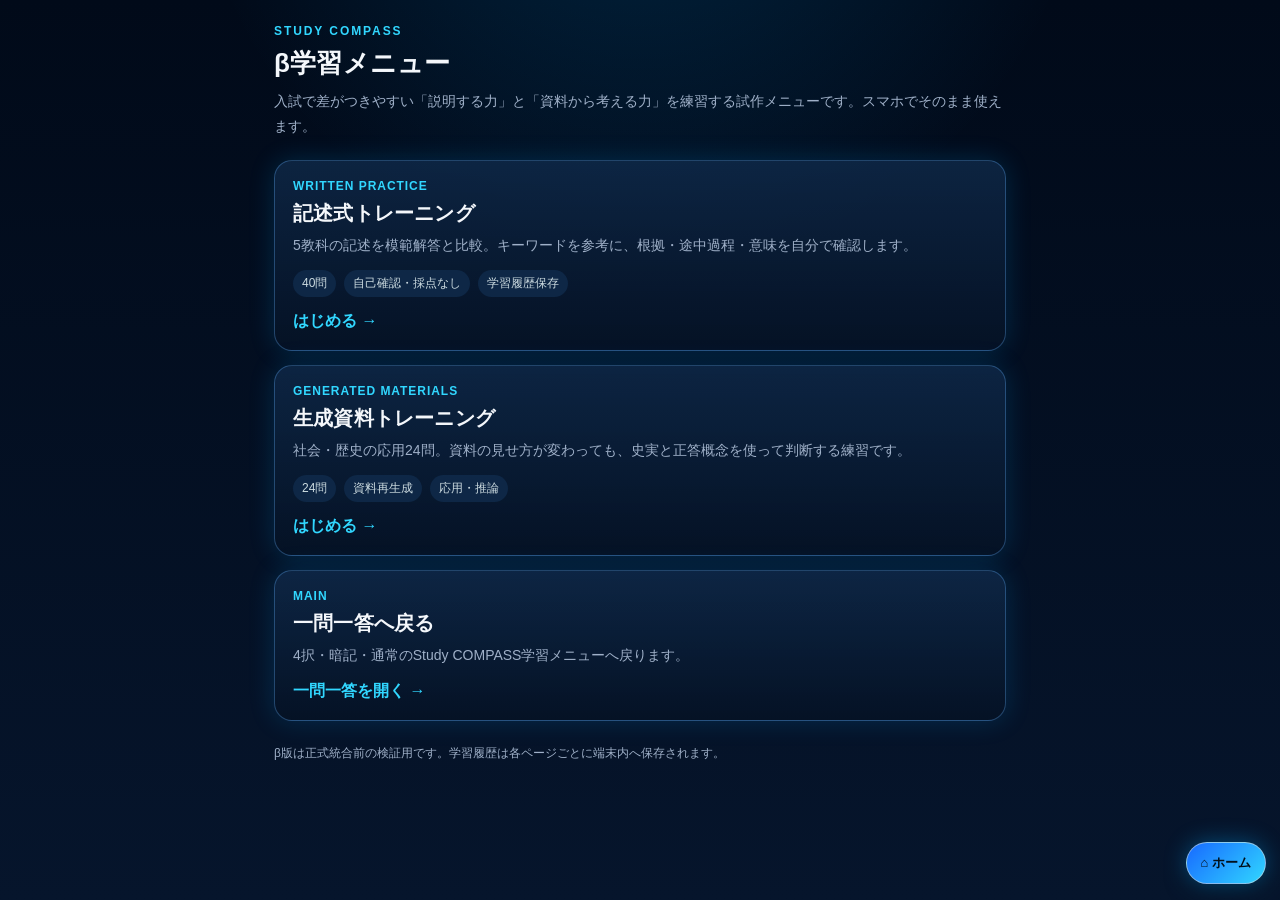
<file: beta.html>
<!doctype html><html lang="ja"><head><meta charset="utf-8"><meta name="viewport" content="width=device-width,initial-scale=1"><meta http-equiv="refresh" content="0;url=./practice-beta.html"><title>Study COMPASS｜β学習</title><link rel="canonical" href="./practice-beta.html"></head><body><a class="global-home" href="/" aria-label="Study COMPASSホームへ戻る">⌂ ホーム</a><p><a href="./practice-beta.html">Study COMPASS β学習メニューを開く</a></p></body></html>
</file>
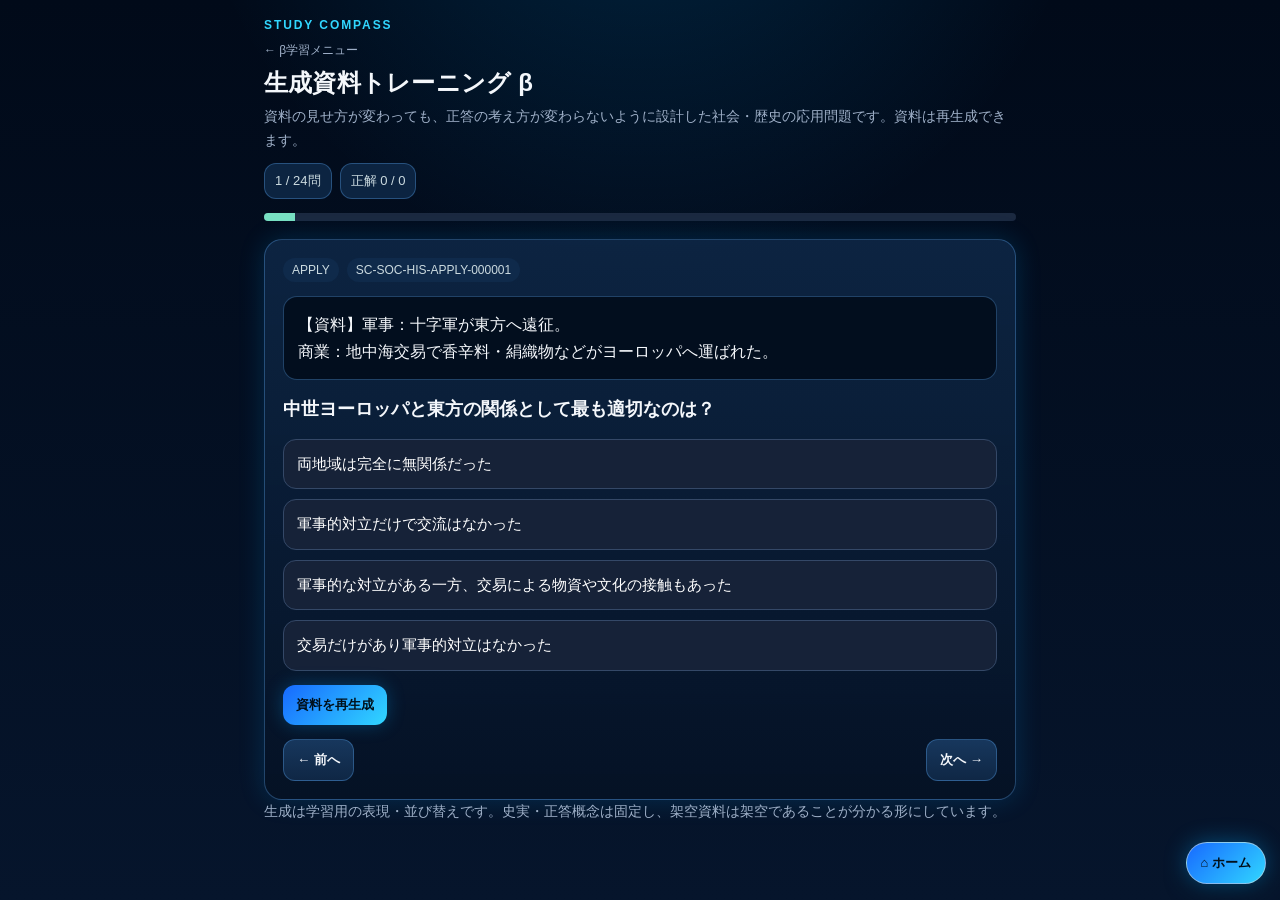
<file: generated-practice.html>
<!doctype html>
<html lang="ja">
<head>
<meta charset="utf-8"><meta name="viewport" content="width=device-width,initial-scale=1">
<title>Study COMPASS｜生成資料トレーニング</title>
<style>
:root{--bg:#09101c;--card:#121c2f;--text:#f6f3ea;--muted:#9fb0c8;--accent:#78e0c2;--line:#26354f}
*{box-sizing:border-box}body{margin:0;background:linear-gradient(180deg,#09101c,#0e1727);color:var(--text);font-family:-apple-system,BlinkMacSystemFont,"Segoe UI","Noto Sans JP",sans-serif}
.wrap{max-width:780px;margin:auto;padding:18px 14px 42px}.brand{font-size:12px;letter-spacing:.16em;color:var(--accent);font-weight:800}h1{font-size:24px;margin:8px 0 6px}
.sub,.note{color:var(--muted);font-size:14px;line-height:1.7}.card{background:#121c2f;border:1px solid var(--line);border-radius:18px;padding:18px;margin-top:18px}
.meta{display:flex;gap:8px;flex-wrap:wrap}.tag{font-size:12px;padding:5px 9px;border-radius:999px;background:#1d2a42;color:#c9d7ea}
.material{margin:14px 0;padding:14px;border-radius:14px;background:#0d1626;border:1px solid var(--line);white-space:pre-line;line-height:1.7}
.q{font-size:18px;line-height:1.7;font-weight:800}.choices{display:grid;gap:10px;margin-top:14px}.choice{width:100%;text-align:left;border:1px solid #344867;background:#162238;color:white;border-radius:13px;padding:13px;font-size:15px;line-height:1.5}
.choice.ok{border-color:var(--accent)}.choice.ng{border-color:#d98282}.result{display:none;margin-top:13px;padding:13px;border-radius:13px;background:#0d1626;line-height:1.6}
.actions,.nav{display:flex;gap:10px;margin-top:14px}.nav{justify-content:space-between}.btn{border:0;border-radius:12px;padding:11px 13px;font-weight:800;background:#24344f;color:white}.primary{background:var(--accent);color:#0a1720}
.progress{margin-top:14px;height:8px;border-radius:99px;background:#1b2940;overflow:hidden}.bar{height:100%;background:var(--accent)}.stats{display:flex;gap:8px;flex-wrap:wrap;margin-top:10px}.stat{font-size:13px;color:#c9d7ea;background:#111c2e;border:1px solid var(--line);padding:8px 10px;border-radius:12px}
.global-home{position:fixed;right:14px;bottom:calc(16px + env(safe-area-inset-bottom));z-index:9999;display:flex;align-items:center;gap:6px;padding:11px 14px;border-radius:999px;text-decoration:none;background:linear-gradient(135deg,#1769ff,#31d7ff);color:#00101b!important;font-weight:900;font-size:13px;border:1px solid rgba(204,219,224,.62);box-shadow:0 0 22px rgba(0,168,255,.38),0 8px 24px rgba(0,0,0,.32)}
</style><link rel="stylesheet" href="./compass-theme.css">
</head>
<body><a class="global-home" href="/" aria-label="Study COMPASSホームへ戻る">⌂ ホーム</a><div class="wrap">
<div class="brand">STUDY COMPASS</div><div style="margin-top:8px"><a href="./practice-beta.html" style="color:#9fb0c8;text-decoration:none;font-size:12px">← β学習メニュー</a></div><h1>生成資料トレーニング β</h1>
<div class="sub">資料の見せ方が変わっても、正答の考え方が変わらないように設計した社会・歴史の応用問題です。資料は再生成できます。</div>
<div class="stats"><div class="stat" id="count"></div><div class="stat" id="score"></div></div>
<div class="sub" id="storageNotice" role="status"></div>
<div class="progress"><div class="bar" id="bar"></div></div>
<div class="card">
<div class="meta"><span class="tag" id="family"></span><span class="tag" id="qid"></span></div>
<div class="material" id="material"></div><div class="q" id="question"></div>
<div class="choices" id="choices"></div><div class="result" id="result"></div>
<div class="actions"><button class="btn primary" id="regen">資料を再生成</button></div>
<div class="nav"><button class="btn" id="prev">← 前へ</button><button class="btn" id="next">次へ →</button></div>
</div><div class="note">生成は学習用の表現・並び替えです。史実・正答概念は固定し、架空資料は架空であることが分かる形にしています。</div>
</div>
<script src="./beta-storage.js"></script>
<script>
const KEY="studyCompassGeneratedBetaV1";
const Q=[
{id:"SC-SOC-HIS-APPLY-000001",family:"APPLY",m:["【資料】軍事：十字軍が東方へ遠征。\n商業：地中海交易で香辛料・絹織物などがヨーロッパへ運ばれた。","【比較資料】対立面＝十字軍遠征。\n交流面＝東方産の香辛料や絹織物が地中海交易で流通。"],q:"中世ヨーロッパと東方の関係として最も適切なのは？",a:"軍事的な対立がある一方、交易による物資や文化の接触もあった",o:["軍事的な対立がある一方、交易による物資や文化の接触もあった","軍事的対立だけで交流はなかった","交易だけがあり軍事的対立はなかった","両地域は完全に無関係だった"]},
{id:"SC-SOC-HIS-APPLY-000002",family:"APPLY",m:["【資料】ヨーロッパ：宗教改革後、カトリック側が海外布教を強化。\n日本：1549年、ザビエルがキリスト教を伝える。","【年表】宗教改革→カトリック側の布教強化→1549年ザビエル来日"],q:"ヨーロッパと日本の動きを結び付けた説明として適切なのは？",a:"宗教改革に対するカトリック側の動きとして海外布教が進み、日本へのキリスト教伝来にもつながった",o:["宗教改革に対するカトリック側の動きとして海外布教が進み、日本へのキリスト教伝来にもつながった","宗教改革によって日本で仏教が禁止された","ザビエルは宗教改革を始めた","日本へのキリスト教伝来は宗教改革以前に完了した"]},
{id:"SC-SOC-HIS-APPLY-000003",family:"APPLY",m:["【資料】元禄文化：上方中心・町人文化。\n化政文化：江戸中心・町人文化。","【比較】共通：町人が文化を支える。\n違い：元禄＝上方、化政＝江戸。"],q:"元禄文化と化政文化の比較として適切なのは？",a:"町人文化という共通点を持ちながら、中心地や代表的な作品・作者には違いがある",o:["町人文化という共通点を持ちながら、中心地や代表的な作品・作者には違いがある","どちらも武士だけが支えた文化である","元禄文化も化政文化も中心は同じだった","化政文化は平安時代の文化である"]},
{id:"SC-SOC-HIS-APPLY-000004",family:"APPLY",m:["【富岡製糸場】政府が官営工場として技術導入・人材育成→1893年に民間へ払い下げ。","【経過】官営で模範工場化→技術普及・人材育成→民間経営へ移行。"],q:"明治の殖産興業を説明したものとして適切なのは？",a:"政府が模範工場で技術導入・人材育成を進め、後に民間へ経営を移す動きがあった",o:["政府が模範工場で技術導入・人材育成を進め、後に民間へ経営を移す動きがあった","政府は工場建設を一切行わなかった","民間工場をすべて国有化し続けた","技術普及より農地改革を目的とした"]},
{id:"SC-SOC-HIS-APPLY-000005",family:"APPLY",m:["【1919年】朝鮮：三・一独立運動。\n中国：五・四運動。","【比較】朝鮮＝日本の植民地支配への反発。\n中国＝山東省の権益処理などへの反発。"],q:"二つの運動を比較した説明として適切なのは？",a:"同じ1919年に民族的な権利を求める動きがみられたが、地域と直接の背景は異なる",o:["同じ1919年に民族的な権利を求める動きがみられたが、地域と直接の背景は異なる","同じ地域で同じ理由から起きた","どちらも江戸時代の出来事である","どちらもヨーロッパで起きた"]},
{id:"SC-SOC-HIS-APPLY-000006",family:"APPLY",m:["【恐慌対策】米：公共事業などで国内雇用を増やす。\n英仏：自国・植民地などの経済圏を優遇。","【政策比較】ニューディール＝国内雇用へ働きかけ。\nブロック経済＝自国中心の経済圏を優遇。"],q:"政策の働き方の違いとして適切なのは？",a:"アメリカは公共事業などで国内の雇用を増やし、英仏は自国・植民地などの経済圏を優遇した",o:["アメリカは公共事業などで国内の雇用を増やし、英仏は自国・植民地などの経済圏を優遇した","米英仏はいずれも同じ政策だけを行った","アメリカは植民地だけを優遇した","英仏は公共事業だけで対応した"]},
{id:"SC-SOC-HIS-APPLY-000007",family:"APPLY",m:["【年表】1945 女性参政権→1946 女性が投票した総選挙→1947 日本国憲法施行","【順序】参政権実現 → 女性参加の総選挙 → 憲法施行"],q:"女性参政権と日本国憲法の関係として適切なのは？",a:"女性参政権は憲法施行より前に認められ、女性が投票した総選挙も施行より前に行われた",o:["女性参政権は憲法施行より前に認められ、女性が投票した総選挙も施行より前に行われた","女性参政権は憲法施行後に初めて認められた","女性の初投票は1950年代である","憲法施行前には選挙はなかった"]},
{id:"SC-SOC-HIS-APPLY-000008",family:"APPLY",m:["【戦後改革】財閥解体＝企業の経済支配を見直す。\n農地改革＝地主と小作人の関係を見直す。","【比較】対象は異なるが、経済力の集中を弱める方向。"],q:"二つの戦後改革に共通する方向として適切なのは？",a:"経済力や社会的な影響力の集中を見直し、経済の民主化を進める",o:["経済力や社会的な影響力の集中を見直し、経済の民主化を進める","旧来の経済力集中をさらに強める","軍部の政治参加を増やす","身分制度を復活させる"]},
{id:"SC-SOC-HIS-APPLY-000009",family:"APPLY",m:["【架空投票A】賛成9、反対6。反対に常任理事国1か国を含む。\n【架空投票B】賛成10、反対5。常任理事国の反対なし。","【安全保障理事会・学習例】A＝9票賛成＋常任理事国反対1。B＝10票賛成＋常任理事国反対0。"],q:"手続事項以外の決議で、拒否権が原因で成立しないのはどちら？",a:"例A：賛成票は9票あるが、常任理事国が1か国反対している",o:["例A：賛成票は9票あるが、常任理事国が1か国反対している","例B：賛成票は10票あり、常任理事国の反対がない","AもBも必ず成立する","AもBも賛成票数に関係なく成立しない"]},
{id:"SC-SOC-HIS-APPLY-000010",family:"APPLY",m:["【高度経済成長】工業生産・消費が拡大。\n【公害対応】公害対策基本法、環境庁などを整備。","【資料】経済成長による生活変化と同時に公害が社会問題化し、法制度・行政整備が進む。"],q:"高度経済成長と公害対策を説明したものとして適切なのは？",a:"経済成長による生活の変化の一方、公害も社会問題となり、法制度や行政の整備が進んだ",o:["経済成長による生活の変化の一方、公害も社会問題となり、法制度や行政の整備が進んだ","経済成長期には公害問題は存在しなかった","公害への対応として江戸幕府が環境庁を設置した","工業生産は減少し続けた"]},
{id:"SC-SOC-HIS-APPLY-000011",family:"APPLY",m:["【学習資料】稲作の広がり→土地と収穫物の蓄えが重要→富や力の差が生じる場合→争いにつながる場合。","【因果の例】土地・蓄えの差が社会的な差や集落間の対立につながることがある。"],q:"稲作の広がりと社会の変化について慎重に述べたものは？",a:"蓄えや土地の確保が重要になり、富や力の差、集落間の争いにつながる場合があった",o:["蓄えや土地の確保が重要になり、富や力の差、集落間の争いにつながる場合があった","稲作が始まるとすべての争いがなくなった","土地の所有は社会に何の影響も与えなかった","稲作の広がりだけで全員の身分を確定できる"]},
{id:"SC-SOC-HIS-APPLY-000012",family:"APPLY",m:["【年表】663 白村江の戦いで敗北→664 水城を築く。","【東アジア情勢】唐・新羅軍への敗戦後、侵攻を警戒して防衛施設を整備。"],q:"水城が築かれた理由として適切なのは？",a:"白村江の敗戦後、唐・新羅の侵攻を警戒し、国内の防衛を強化した",o:["白村江の敗戦後、唐・新羅の侵攻を警戒し、国内の防衛を強化した","農地改革のために築いた","鎖国を完成させるために築いた","日米修好通商条約を守るために築いた"]},
{id:"SC-SOC-HIS-GAP-ADV-000001",family:"GAP_ADV",m:["【架空資料】A地点：打製石器のみ。B地点：縄文土器＋打製石器。","【学習例】遺物A＝打製石器。遺物B＝縄文土器と打製石器が同じ層から出土。"],q:"この資料からの判断として最も慎重で適切なのは？",a:"Bは縄文時代を考える手がかりがあるが、Aは打製石器だけで時代を断定できない",o:["Bは縄文時代を考える手がかりがあるが、Aは打製石器だけで時代を断定できない","Aは必ず旧石器時代と断定できる","Bは必ず弥生時代である","打製石器は縄文時代には使われなかった"]},
{id:"SC-SOC-HIS-GAP-ADV-000002",family:"GAP_ADV",m:["【地層】上層X、下層Y。地層は乱されていない。","【架空断面】Xが上、Yが下。断層や逆転は見られない。"],q:"上下の地層から分かることと、分からないことの組み合わせは？",a:"下層の方が古いと考えられるが、具体的な年代は別の調査が必要である",o:["下層の方が古いと考えられるが、具体的な年代は別の調査が必要である","上層の方が必ず古い","上下だけで西暦何年かまで確定できる","地層の上下からは何も分からない"]},
{id:"SC-SOC-HIS-GAP-ADV-000003",family:"GAP_ADV",m:["【架空集落】竪穴住居跡、貝殻、魚骨、木の実、石器が出土。水田跡は未確認。","【資料】定住を示す住居跡と、狩猟・採集・漁労を示す遺物が見つかった。"],q:"縄文時代の集落について適切な説明は？",a:"定住と狩猟・採集・漁労は両立するため、住居跡だけで水田稲作中心とは断定しない",o:["定住と狩猟・採集・漁労は両立するため、住居跡だけで水田稲作中心とは断定しない","定住していれば必ず水田稲作中心である","魚骨があれば農業は一切していないと断定できる","住居跡だけで弥生時代と確定できる"]},
{id:"SC-SOC-HIS-GAP-ADV-000004",family:"GAP_ADV",m:["【架空遺跡】産地が数百km離れた黒曜石が出土。","【資料】遺跡Xで、遠方産と判定された石材が複数見つかった。"],q:"この学習例から推測できる範囲として適切なのは？",a:"物資が地域を越えて移動したと考えられるが、住民が産地へ直接行ったとは限らない",o:["物資が地域を越えて移動したと考えられるが、住民が産地へ直接行ったとは限らない","住民全員が産地へ直接行ったと断定できる","遠方との交流はなかったと分かる","黒曜石だけで国家の範囲を確定できる"]},
{id:"SC-SOC-HIS-GAP-ADV-000005",family:"GAP_ADV",m:["【架空比較】古墳A：全長180m。古墳B：全長45m。築造時期は近い。","【資料】同地域・近い時期に大小の古墳が存在。"],q:"資料から導く説明として適切なのは？",a:"規模の違いから有力者の存在を考えられるが、名前や全住民の地位までは確定しない",o:["規模の違いから有力者の存在を考えられるが、名前や全住民の地位までは確定しない","大きさだけで被葬者の名前まで確定できる","全住民の身分が同じだったと分かる","古墳の大きさは社会と無関係である"]},
{id:"SC-SOC-HIS-GAP-ADV-000006",family:"GAP_ADV",m:["【資料】政治：朝鮮半島の国々との外交。\n技術：鉄器生産・窯業などの技術が伝来。","【比較】外交交渉の記録と、渡来人による技術伝播の痕跡。"],q:"政治と技術の二つの欄を合わせた説明は？",a:"外交交渉と人・技術の交流の両面で、列島は東アジアと結び付いていた",o:["外交交渉と人・技術の交流の両面で、列島は東アジアと結び付いていた","列島は東アジアと完全に孤立していた","技術交流だけで外交はなかった","外交だけで人の移動はなかった"]},
{id:"SC-SOC-HIS-GAP-ADV-000007",family:"GAP_ADV",m:["【資料】幕府の権威低下。戦国大名Xは領国内で独自の法を制定。","【学習例】中央の支配が弱まる一方、地域権力が独自法で領国支配を進める。"],q:"室町幕府の権威低下と結び付けた説明として適切なのは？",a:"幕府の力が弱まる中、戦国大名が領国で独自の支配を進めた",o:["幕府の力が弱まる中、戦国大名が領国で独自の支配を進めた","幕府の力が強まったため分国法が不要になった","戦国大名は領国支配を行わなかった","分国法は明治政府が制定した"]},
{id:"SC-SOC-HIS-GAP-ADV-000008",family:"GAP_ADV",m:["【架空例】家臣Bが主君Aを倒して領地支配を奪った。","【学習例】下位の立場だったBが実力でAの地位・支配を奪う。"],q:"この例を下剋上と結び付ける際、適切な説明は？",a:"BとAの地位・支配の逆転は下剋上の例だが、全国の全員が同様に逆転したとは言えない",o:["BとAの地位・支配の逆転は下剋上の例だが、全国の全員が同様に逆転したとは言えない","全国の全員が同じように地位を逆転したと断定できる","この例は参勤交代を示す","この例は農地改革を示す"]},
{id:"SC-SOC-HIS-GAP-ADV-000009",family:"GAP_ADV",m:["【比較】田沼意次：株仲間を奨励。\n水野忠邦：天保の改革で株仲間を解散。","【政策】共に財政再建を意識したが、株仲間への対応は逆。"],q:"この比較から読み取れるものは？",a:"財政を立て直す目標は共通でも、株仲間への政策手段は異なった",o:["財政を立て直す目標は共通でも、株仲間への政策手段は異なった","両者とも株仲間を一貫して奨励した","両者とも株仲間を一貫して禁止した","株仲間は江戸時代と無関係である"]},
{id:"SC-SOC-HIS-GAP-ADV-000010",family:"GAP_ADV",m:["【架空資料】幕府が江戸・大坂周辺の大名・旗本領を幕領にしようとする方針を発表。強い反発で撤回。","【政策と反応】支配地拡大の方針が、土地を持つ大名・旗本の利害と衝突。"],q:"政策と反応を結び付けた説明として適切なのは？",a:"幕府の支配地を増やす方針は、土地に関わる大名や旗本などの利害と衝突した",o:["幕府の支配地を増やす方針は、土地に関わる大名や旗本などの利害と衝突した","反対は土地とまったく無関係だった","大名や旗本は全員無条件で賛成した","政策は鎌倉時代に行われた"]},
{id:"SC-SOC-HIS-GAP-ADV-000011",family:"GAP_ADV",m:["【架空年表】A：紀元前500年、X：紀元前420年、B：紀元前300年、Y：紀元前220年、C：紀元前100年。","【年代資料】A(-500) / X(-420) / B(-300) / Y(-220) / C(-100)"],q:"XとYの時期をA・B・Cと比較した説明として適切なのは？",a:"XはAとBの間、YはBとCの間に起きた",o:["XはAとBの間、YはBとCの間に起きた","XはBとCの間、YはAより前である","XもYもCより後である","XとYは同じ年である"]},
{id:"SC-SOC-HIS-GAP-ADV-000012",family:"GAP_ADV",m:["【架空資料】政策Pの実施後に価格が上昇。ほぼ同時期に天候不順と輸送障害も発生。","【因果学習例】政策が先行したが、価格上昇期には別の要因も重なっている。"],q:"この情報だけからの結論として適切なのは？",a:"政策が先だとは分かるが、政策だけが価格上昇の原因とは確定できない",o:["政策が先だとは分かるが、政策だけが価格上昇の原因とは確定できない","政策が唯一の原因だと断定できる","天候不順だけが唯一の原因だと断定できる","前後関係と因果関係は常に同じである"]}
];
const storage=betaStorage(KEY,{i:0,score:0,answered:{}},s=>s&&typeof s==='object'&&!Array.isArray(s)&&Number.isInteger(s.i)&&s.i>=0&&s.answered&&typeof s.answered==='object'&&!Array.isArray(s.answered));
let state=storage.state;if(state.i>=Q.length)state.i=0;
let variant=0;
function shuffle(a){const b=[...a];for(let i=b.length-1;i>0;i--){const j=Math.floor(Math.random()*(i+1));[b[i],b[j]]=[b[j],b[i]]}return b}
function save(){storage.save(state)}
function render(){const x=Q[state.i];document.getElementById("family").textContent=x.family;document.getElementById("qid").textContent=x.id;document.getElementById("material").textContent=x.m[variant%x.m.length];document.getElementById("question").textContent=x.q;document.getElementById("result").style.display="none";const box=document.getElementById("choices");box.innerHTML="";for(const o of shuffle(x.o)){const b=document.createElement("button");b.className="choice";b.textContent=o;b.onclick=()=>answer(b,o);box.appendChild(b)}document.getElementById("count").textContent=(state.i+1)+" / "+Q.length+"問";document.getElementById("score").textContent="正解 "+Object.values(state.answered).filter(Boolean).length+" / "+Object.keys(state.answered).length;document.getElementById("bar").style.width=((state.i+1)/Q.length*100)+"%"}
function answer(btn,o){const x=Q[state.i],ok=o===x.a;state.answered[x.id]=ok;save();for(const b of document.querySelectorAll(".choice")){b.disabled=true;if(b.textContent===x.a)b.classList.add("ok")}if(!ok)btn.classList.add("ng");const r=document.getElementById("result");r.textContent=ok?"正解。資料の形が変わっても、同じ根拠で判断できます。":"もう一度資料の『何が分かるか／何までは分からないか』を確認しよう。";r.style.display="block";document.getElementById("score").textContent="正解 "+Object.values(state.answered).filter(Boolean).length+" / "+Object.keys(state.answered).length}
document.getElementById("regen").onclick=()=>{variant++;render()};document.getElementById("prev").onclick=()=>{state.i=(state.i-1+Q.length)%Q.length;variant=0;save();render()};document.getElementById("next").onclick=()=>{state.i=(state.i+1)%Q.length;variant=0;save();render()};render();
</script></body></html>
</file>
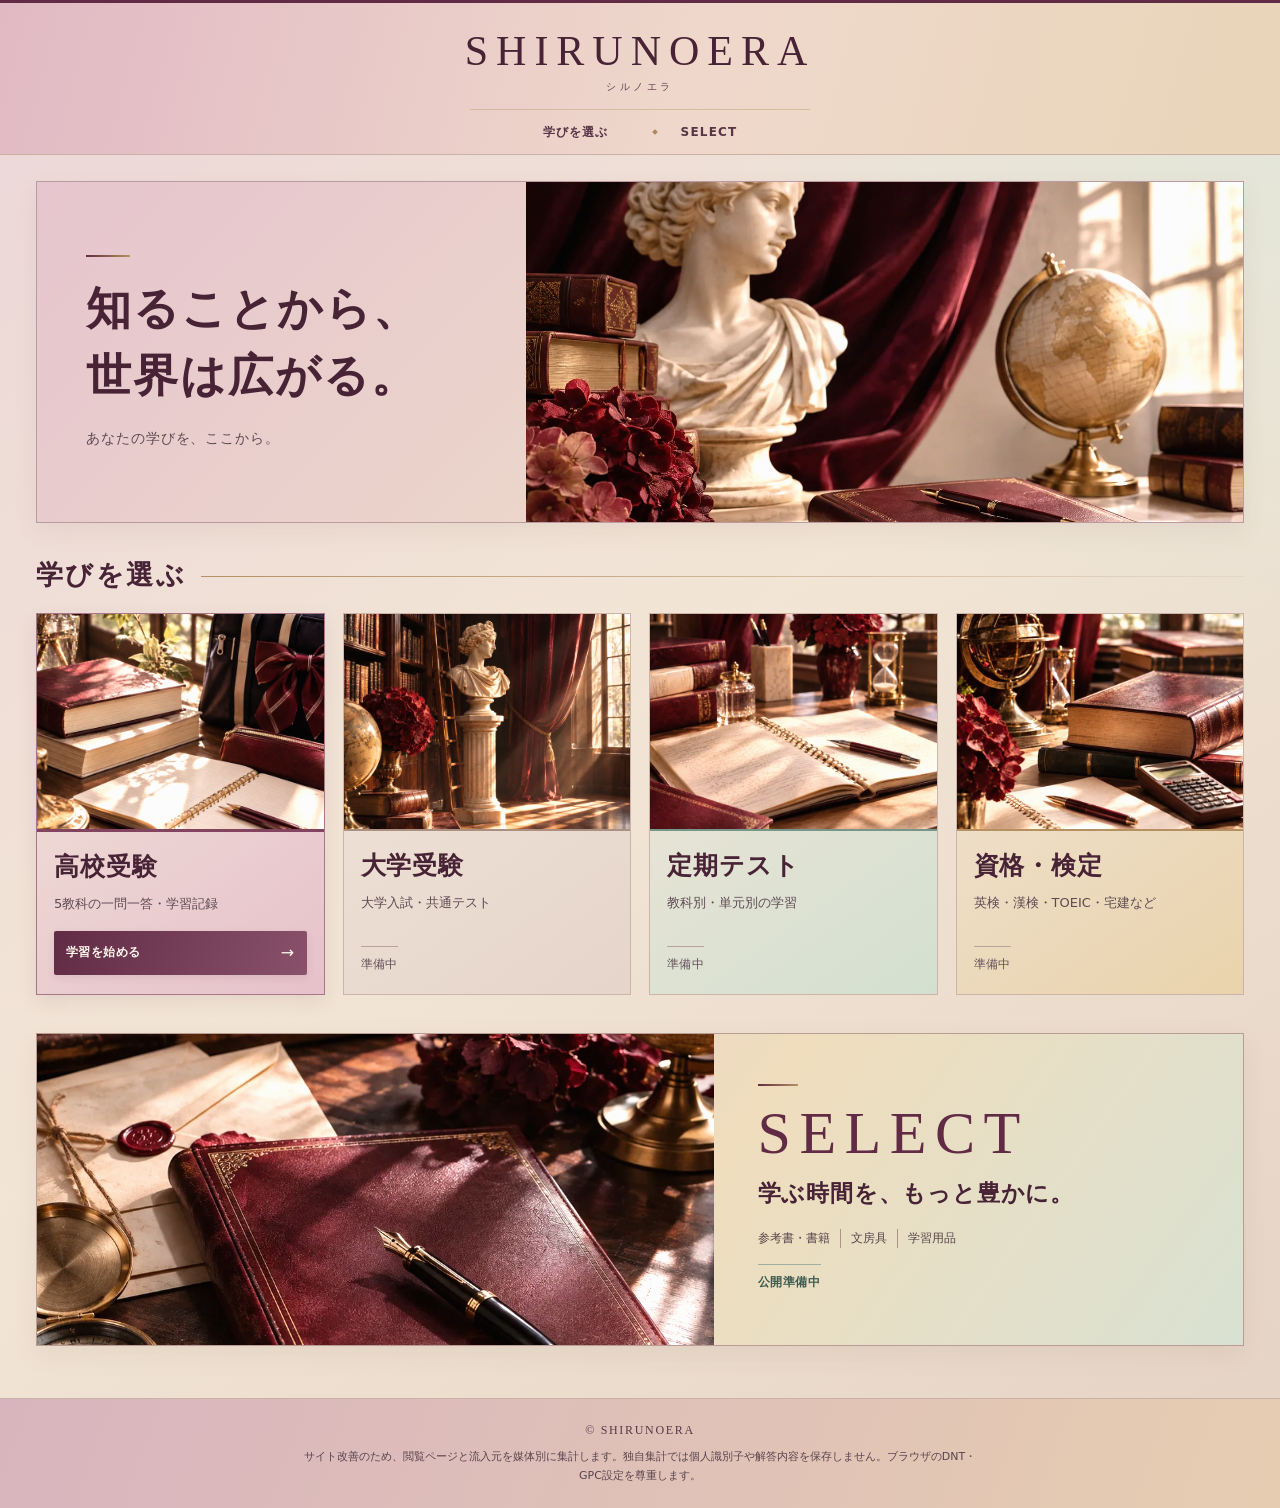
<file: portal.html>
<!doctype html><html lang="ja"><head><meta charset="utf-8"><meta name="viewport" content="width=device-width,initial-scale=1"><title>SHIRUNOERA｜知ることから、世界は広がる。</title><meta name="description" content="SHIRUNOERA（シルノエラ）は、知ることから世界を広げる学習メディア。高校受験の5教科の一問一答と学習記録を無料で利用できます。"><meta name="theme-color" content="#d8abb5"><link rel="canonical" href="https://shirunoera.occompass-info.workers.dev/"><meta property="og:type" content="website"><meta property="og:locale" content="ja_JP"><meta property="og:site_name" content="SHIRUNOERA"><meta property="og:title" content="SHIRUNOERA｜知ることから、世界は広がる。"><meta property="og:description" content="高校受験の5教科を一問一答で学ぶ。学習記録と復習で、毎日の学びを確かな力に。"><meta property="og:url" content="https://shirunoera.occompass-info.workers.dev/"><meta property="og:image" content="https://shirunoera.occompass-info.workers.dev/assets/portal/hero.webp"><meta property="og:image:width" content="1440"><meta property="og:image:height" content="640"><meta name="twitter:card" content="summary_large_image"><style>
/* SHIRUNOERA editorial — one coherent, responsive design system. */
:root{--wine:#622b45;--wine-dark:#472335;--ink:#352b2f;--muted:#66525a;--paper:#f0e2d3;--rose:#d7aab6;--gold:#b59162;--sage:#779589;--rule:#c9ada3;--serif:"Yu Mincho","Hiragino Mincho ProN","Noto Serif JP",Georgia,serif}
*{box-sizing:border-box}
body{margin:0;background:radial-gradient(ellipse at 94% 6%,#dce5d6 0,transparent 33%),linear-gradient(125deg,#ead3d4 0%,#f2e5d5 49%,#e3d4c3 100%);color:var(--ink);font:16px/1.65 system-ui,-apple-system,sans-serif}
header{position:relative;text-align:center;padding:22px 16px 20px;background:linear-gradient(105deg,#e3bcc6,#edd3ca 52%,#e9d4b4);border-top:4px solid var(--wine);border-bottom:1px solid var(--rule);color:var(--wine-dark);font:500 clamp(26px,4.2vw,42px)/1.2 Georgia,serif;letter-spacing:.16em}
main{max-width:1440px;margin:auto;padding:30px 36px 52px}
.hero{display:grid;grid-template-columns:minmax(0, .85fr) minmax(0,1.4fr);background:linear-gradient(145deg,#e9cbd0,#f1e1cd 80%);border:1px solid var(--rule);min-height:340px;overflow:hidden;box-shadow:0 12px 36px #68423315}
.hero-copy{display:flex;flex-direction:column;justify-content:center;align-items:flex-start;padding:clamp(25px,4vw,64px);min-width:0}
.hero-copy::before{content:"";display:block;width:48px;height:3px;background:linear-gradient(90deg,var(--wine),var(--gold));margin-bottom:24px}
.hero h1{font:600 clamp(30px,3.5vw,53px)/1.5 var(--serif);letter-spacing:.025em;color:var(--wine-dark);margin:0;overflow-wrap:anywhere;text-wrap:balance}
.hero p{font-size:14px;letter-spacing:.08em;color:var(--muted);margin:20px 0 0}
.hero-art{display:block;width:100%;height:100%;min-height:340px;object-fit:cover;object-position:50% 50%;filter:brightness(1.12) contrast(.96) saturate(1.02)}
.section-heading{display:flex;align-items:center;gap:18px;margin:38px 0 18px}
.section-heading h2{font:600 clamp(19px,2.4vw,27px)/1.4 var(--serif);letter-spacing:.09em;color:var(--wine-dark);margin:0;white-space:nowrap}
.section-heading::after{content:"";height:1px;flex:1;background:linear-gradient(90deg,var(--gold),#c9ada35e)}
.grid{display:grid;grid-template-columns:repeat(4,minmax(0,1fr));gap:22px}
.tile{--accent:#a67b85;--tint:#ebd7d7;display:flex;flex-direction:column;min-width:0;color:inherit;text-decoration:none;border:1px solid #c9ada3;background:linear-gradient(150deg,#f3e8db,var(--tint));overflow:hidden;box-shadow:0 5px 18px #68423312}
.tile.active{--accent:#82445e;--tint:#e6c1cb;border-color:#ab7b8d}
.tile:nth-child(2){--accent:#ab8f81;--tint:#e5d5cb}
.tile:nth-child(3){--accent:#779589;--tint:#d3e0d0}
.tile:nth-child(4){--accent:#b59162;--tint:#e9d3ac}
.portal-art{display:block;width:100%;height:auto;object-fit:cover;filter:brightness(1.12) contrast(.96) saturate(1.02)}
.tile .portal-art{aspect-ratio:4/3}
.tile .copy{flex:1;display:flex;flex-direction:column;align-items:flex-start;padding:19px 18px 20px;border-top:3px solid var(--accent)}
.tile h2{font:600 clamp(18px,2.05vw,26px)/1.4 var(--serif);margin:0;color:var(--wine-dark);letter-spacing:.025em}
.tile .copy p{font-size:13px;line-height:1.65;color:var(--muted);margin:9px 0 16px;overflow-wrap:anywhere}
.tile .copy span{display:inline-block;margin-top:auto;font-size:12px;color:#62505a;letter-spacing:.04em;border-top:1px solid #bda29e;padding-top:8px}
.tile.active .copy span{background:linear-gradient(110deg,#622b45,#88465f);border:0;color:#fff5eb;border-radius:2px;padding:10px 12px;font-weight:600}
.tile.active{transition:transform .22s,box-shadow .22s}
@media(hover:hover){.tile.active:hover{transform:translateY(-4px);box-shadow:0 12px 26px #622b4528}}
a:focus-visible{outline:3px solid var(--wine);outline-offset:4px}
.select{display:grid;grid-template-columns:minmax(0,1.25fr) minmax(0,1fr);margin-top:40px;background:linear-gradient(120deg,#e9cbd0,#eddbbc 72%,#d5dfcd);border:1px solid var(--rule);overflow:hidden;box-shadow:0 8px 28px #68423316}
.select .portal-art{aspect-ratio:100/46;height:100%}
.select .copy{padding:30px 36px;align-self:center}
.select h2{font:400 clamp(34px,4.5vw,60px)/1.05 Georgia,serif;letter-spacing:.13em;color:var(--wine);margin:0 0 16px}
.select p{margin:6px 0;color:var(--muted);font-size:13px}
.select p:first-of-type{font:600 20px/1.6 var(--serif);color:var(--wine-dark)}
.select span{display:inline-block;margin-top:17px;border-top:1px solid #8fa597;padding-top:8px;color:#405b50;font-size:12px}
footer{text-align:center;background:linear-gradient(110deg,#d8b4be,#e6cdb1);border-top:1px solid var(--rule);color:#573849;font:12px/1.6 Georgia,serif;letter-spacing:.14em;padding:24px}
@media(max-width:1000px) and (min-width:761px){main{padding:24px 24px 40px}.grid{gap:14px}.hero-copy{padding:26px}.hero h1{font-size:clamp(27px,3.35vw,34px)}.tile .copy{padding:14px 11px}.tile .copy p{font-size:12px}.select .copy{padding:24px}}
@media(max-width:760px){header{padding:17px 10px 16px;font-size:clamp(24px,6vw,31px)}main{padding:18px 15px 34px}.hero{grid-template-columns:1fr;min-height:0}.hero-art{grid-row:1;min-height:0;height:auto;aspect-ratio: 16/8;object-position:center}.hero-copy{padding:20px 22px 23px;align-items:flex-start}.hero-copy::before{width:34px;height:2px;margin-bottom:11px}.hero h1{font-size:clamp(26px,6.5vw,37px);line-height:1.4}.hero p{font-size:12px;margin-top:10px}.section-heading{margin:27px 0 13px;gap:12px}.section-heading h2{font-size:20px}.grid{grid-template-columns:repeat(2,minmax(0,1fr));gap:12px}.tile .copy{padding:13px 11px 14px}.tile h2{font-size:19px}.tile .copy p{font-size:12px;margin:7px 0 12px;min-height:3.3em}.tile .copy span{font-size:11px}.tile.active .copy span{padding:8px 9px;white-space:nowrap}.select{grid-template-columns:1fr;margin-top:26px}.select .portal-art{height:auto}.select .copy{padding:22px}.select h2{font-size:39px}.select p:first-of-type{font-size:18px}}
@media(max-width:350px){main{padding-inline:10px}.grid{gap:8px}.tile .copy{padding-inline:8px}.tile h2{font-size:16px}.tile.active .copy span{padding:7px 5px;font-size:10px}.hero-copy{padding-inline:16px}.hero h1{font-size:24px}}
@media(prefers-reduced-motion:reduce){.tile.active{transition:none}.tile.active:hover{transform:none}}

/* Editorial readability on intermediate and narrow viewports. */
@media (min-width:761px) and (max-width:1000px){
 .hero{grid-template-columns:minmax(0,1fr) minmax(0,1.25fr);min-height:300px}
 .hero-art{min-height:300px}
 .hero-copy{padding:clamp(22px,3vw,32px)}
 .hero h1{font-size:clamp(27px,3.1vw,34px)}
 .grid{grid-template-columns:repeat(2,minmax(0,1fr));gap:18px}
 .tile .portal-art{aspect-ratio:16/10}
 .tile .copy{padding:18px}
 .tile h2{font-size:23px}
}
@media(max-width:760px){.hero-art{aspect-ratio:9/4}.tile.active .copy span{white-space:normal;line-height:1.5}}

/* Editorial polish: quiet luxury, clearer reading hierarchy, motion only on usable links. */
:root{--wine:#622b45;--wine-dark:#472335;--ink:#382c31;--muted:#5e4a53;--gold:#b59162;--rule:#cbb0a6;--paper:#f1e4d5}
body{background:radial-gradient(ellipse at 100% 0%,#e0e6d9 0,transparent 34%),linear-gradient(142deg,#ecd7d9 0%,#f2e5d5 48%,#e5d3c4 100%)}
header{padding:26px 16px 19px;border-top:3px solid var(--wine);background:linear-gradient(105deg,#e1b9c4,#efd8cb 55%,#e9d5b9)}
.wordmark{display:inline-flex;flex-direction:column;align-items:center;gap:7px;color:inherit;text-decoration:none;letter-spacing:.19em}
.wordmark small{font:500 10px/1.4 system-ui,sans-serif;letter-spacing:.34em;color:#68434e}
.wordmark:after{content:"";width:34px;height:1px;margin-top:2px;background:linear-gradient(90deg,var(--wine),var(--gold))}
main{max-width:1280px;padding-top:26px}
.hero{grid-template-columns:minmax(0,.92fr) minmax(0,1.35fr);background:linear-gradient(135deg,#e6c5ce,#efdfc9 84%);border-color:#bc9ba0;box-shadow:0 12px 30px #68423312}
.hero-copy{padding:clamp(26px,3.8vw,52px)}
.hero-copy:before{width:44px;height:2px;margin-bottom:19px}
.hero h1{font-size:clamp(29px,3.55vw,48px);line-height:1.48;letter-spacing:.045em;font-weight:600}
.hero p{margin-top:16px;letter-spacing:.07em}
.hero-art,.portal-art{filter:brightness(1.10) contrast(.98) saturate(1.02)}
.section-heading{margin-top:34px;gap:15px}
.section-heading h2{font-weight:600}
.section-heading:after{background:linear-gradient(90deg,#b59162,#cbb0a633)}
.grid{gap:18px}
.tile{border-color:#ccb4a8;box-shadow:none;background:linear-gradient(145deg,#f2e5d8,var(--tint))}
.tile.active{border-color:#a97689;box-shadow:0 7px 19px #622b4518}
.tile .copy{border-top:2px solid var(--accent);padding:17px 17px 19px}
.tile.active .copy{border-top:3px solid #82445e}
.tile h2{font-size:clamp(19px,2vw,25px);letter-spacing:.035em}
.tile .copy p{font-size:13px}
.tile .copy span{border-top-color:#bba19b;font-weight:500}
.tile.active .copy span{width:100%;display:flex;align-items:center;justify-content:space-between;gap:5px;background:linear-gradient(110deg,#622b45,#89516a);min-height:44px;padding:10px 12px;letter-spacing:.035em;box-shadow:0 3px 8px #622b4518}
.tile.active .copy span b{font-weight:500;font-size:16px;line-height:1}
.tile.active .portal-art{transition:filter .35s ease}
.tile.active .copy span{transition:background .22s ease,box-shadow .22s ease}
@media(hover:hover) and (pointer:fine){.tile.active:hover{transform:translateY(-3px);box-shadow:0 12px 25px #622b4526}.tile.active:hover .portal-art{filter:brightness(1.18) contrast(.98) saturate(1.04)}.tile.active:hover .copy span{background:linear-gradient(110deg,#522239,#794058);box-shadow:0 5px 12px #622b4530}}
.tile.active:active{transform:translateY(1px)}
.select{position:relative;margin-top:38px;grid-template-columns:minmax(0,1.28fr) minmax(0,1fr);background:linear-gradient(125deg,#e8ccce 0%,#efddbd 55%,#d9e1d2 100%);border-color:#b99c92;box-shadow:0 9px 24px #68423314}
.select .copy{padding:clamp(22px,3.4vw,44px)}
.select .copy:before{content:"";display:block;width:40px;height:2px;background:linear-gradient(90deg,var(--wine),var(--gold));margin-bottom:15px}
.select h2{font-size:clamp(36px,4.7vw,62px);letter-spacing:.14em;margin-bottom:12px}
.select p:first-of-type{font-size:clamp(17px,1.8vw,23px);letter-spacing:.035em}
.select .select-categories{display:flex;flex-wrap:wrap;gap:0;list-style:none;margin:16px 0 0;padding:0;color:#59464b;font-size:12px}
.select-categories li{padding:0 10px;border-left:1px solid #ae938b}
.select-categories li:first-child{padding-left:0;border-left:0}
.select span{font-weight:600;letter-spacing:.05em;border-top-color:#a0afa0;color:#405b50;margin-top:16px}
footer{background:linear-gradient(110deg,#d8b4be,#e6cdb1);padding:22px}
@media(min-width:761px) and (max-width:1000px){.hero{grid-template-columns:minmax(0,1fr) minmax(0,1.25fr)}.hero-copy{padding:24px}.hero h1{font-size:clamp(27px,3.1vw,34px)}.tile .copy{padding:18px}.tile h2{font-size:23px}}
@media(max-width:760px){header{padding:16px 10px 12px}.wordmark{letter-spacing:.15em;gap:4px}.wordmark small{font-size:9px}.wordmark:after{width:25px}main{padding-top:15px}.hero{grid-template-columns:1fr}.hero-copy{padding:19px 22px 22px}.hero-copy:before{margin-bottom:10px;width:30px}.hero h1{font-size:clamp(26px,6.5vw,37px)}.hero p{margin-top:8px}.section-heading{margin:25px 0 13px}.grid{gap:11px}.tile .copy{padding:12px 10px 13px}.tile h2{font-size:19px}.tile .copy p{font-size:12px}.tile.active .copy span{min-height:42px;padding:7px 8px;font-size:11px}.select{grid-template-columns:1fr;margin-top:26px}.select .copy{padding:23px}.select h2{font-size:42px}.select p:first-of-type{font-size:18px}.select .select-categories{font-size:11px;margin-top:12px}}
@media(max-width:350px){.grid{gap:8px}.tile .copy{padding-inline:8px}.tile h2{font-size:16px}.tile.active .copy span{font-size:10px;padding-inline:5px}.hero h1{font-size:24px}.hero-copy{padding-inline:16px}.select-categories li{padding-inline:7px}}
@media(prefers-reduced-motion:reduce){.tile.active,.tile.active .portal-art,.tile.active .copy span{transition:none}.tile.active:hover,.tile.active:active{transform:none}}

/* Masthead and editorial navigation — no external assets or new scripts. */
header{padding:23px 20px 0}
.wordmark{gap:4px}
.wordmark:after{display:none}
.masthead-nav{display:flex;justify-content:center;align-items:center;gap:28px;margin:15px auto 0;border-top:1px solid #b5916266;max-width:340px}
.masthead-nav a{display:inline-flex;align-items:center;min-height:44px;padding:8px 8px;color:#573446;text-decoration:none;font:600 12px/1.5 system-ui,sans-serif;letter-spacing:.10em}
.masthead-nav a+a:before{content:"";display:block;width:4px;height:4px;margin-right:24px;background:#ad8759;transform:rotate(45deg)}
#learn,#select{scroll-margin-top:20px}
#learn:focus-visible,#select:focus-visible{outline:2px solid var(--wine);outline-offset:5px}
.hero{box-shadow:0 9px 24px #68423312}
.hero-art{min-width:0;max-width:100%}
.tile .copy{min-width:0}
.tile.active .copy span{min-height:44px}
.select .copy{position:relative}
.select .select-categories{row-gap:8px}
.select-categories li{white-space:nowrap}
@media(hover:hover) and (pointer:fine){.masthead-nav a:hover{color:#622b45;text-decoration:underline;text-underline-offset:5px}}
@media(prefers-reduced-motion:no-preference){html{scroll-behavior:smooth}.masthead-nav a{transition:color .2s}}
@media(max-width:760px){header{padding:15px 12px 0}.masthead-nav{margin-top:10px;gap:18px;max-width:285px}.masthead-nav a{min-height:40px;font-size:11px}.masthead-nav a+a:before{margin-right:15px}main{padding-top:14px}.tile.active .copy span{min-height:44px}.hero-art{aspect-ratio:9/4}}

.traffic-notice{font:11px/1.7 system-ui,sans-serif;letter-spacing:0;max-width:680px;margin:8px auto 0;color:#59444e}
</style></head><body><header><a class="wordmark" href="/" aria-label="SHIRUNOERA 総合ホーム">SHIRUNOERA<small>シルノエラ</small></a><nav class="masthead-nav" aria-label="総合ホームのメニュー"><a href="#learn">学びを選ぶ</a><a href="#select">SELECT</a></nav></header><main><section class="hero"><div class="hero-copy"><h1>知ることから、<br>世界は広がる。</h1><p>あなたの学びを、ここから。</p></div><img class="hero-art" src="/assets/portal/hero.webp" alt="" width="1440" height="640" fetchpriority="high" decoding="async"></section><div class="section-heading"><h2>学びを選ぶ</h2></div><section class="grid" id="learn" tabindex="-1" aria-label="学習目的"><a href="/high-school" class="tile active"><img class="portal-art" src="/assets/portal/high-school.webp" alt="" width="720" height="540" decoding="async"><div class="copy"><h2>高校受験</h2><p>5教科の一問一答・学習記録</p><span>学習を始める <b aria-hidden="true">→</b></span></div></a><article class="tile "><img class="portal-art" src="/assets/portal/university.webp" alt="" width="720" height="540" decoding="async"><div class="copy"><h2>大学受験</h2><p>大学入試・共通テスト</p><span>準備中</span></div></article><article class="tile "><img class="portal-art" src="/assets/portal/school-test.webp" alt="" width="720" height="540" decoding="async"><div class="copy"><h2>定期テスト</h2><p>教科別・単元別の学習</p><span>準備中</span></div></article><article class="tile "><img class="portal-art" src="/assets/portal/certification.webp" alt="" width="720" height="540" decoding="async"><div class="copy"><h2>資格・検定</h2><p>英検・漢検・TOEIC・宅建など</p><span>準備中</span></div></article></section><section class="select" id="select" tabindex="-1" aria-labelledby="select-title"><img class="portal-art" src="/assets/portal/select.webp" alt="" width="1000" height="460" decoding="async" loading="lazy"><div class="copy"><h2 id="select-title">SELECT</h2><p>学ぶ時間を、もっと豊かに。</p><ul class="select-categories" aria-label="今後の掲載予定"><li>参考書・書籍</li><li>文房具</li><li>学習用品</li></ul><span>公開準備中</span></div></section></main><footer>© SHIRUNOERA<p class="traffic-notice">サイト改善のため、閲覧ページと流入元を媒体別に集計します。独自集計では個人識別子や解答内容を保存しません。ブラウザのDNT・GPC設定を尊重します。</p></footer></body></html>
</file>
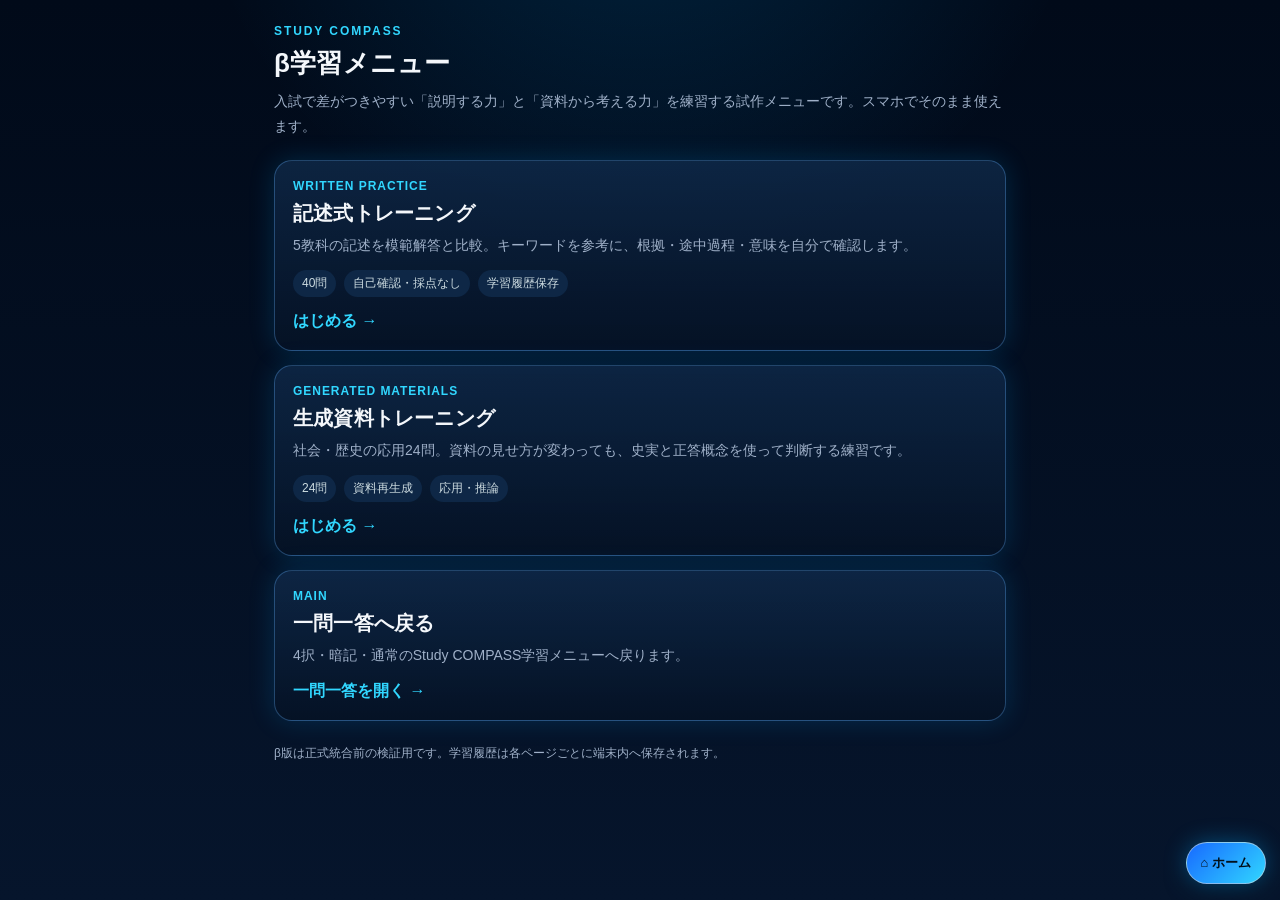
<file: practice-beta.html>
<!doctype html>
<html lang="ja">
<head>
<meta charset="utf-8"><meta name="viewport" content="width=device-width,initial-scale=1">
<title>Study COMPASS｜β学習メニュー</title>
<style>
:root{--bg:#09101c;--card:#121c2f;--text:#f6f3ea;--muted:#9fb0c8;--accent:#78e0c2;--line:#26354f}
*{box-sizing:border-box}body{margin:0;background:linear-gradient(180deg,#09101c,#0e1727);color:var(--text);font-family:-apple-system,BlinkMacSystemFont,"Segoe UI","Noto Sans JP",sans-serif}
.wrap{max-width:760px;margin:auto;padding:24px 14px 48px}.brand{font-size:12px;letter-spacing:.16em;color:var(--accent);font-weight:800}
h1{font-size:26px;margin:8px 0}.sub{color:var(--muted);line-height:1.75;font-size:14px}.grid{display:grid;gap:14px;margin-top:22px}
.card{display:block;text-decoration:none;color:inherit;background:#121c2f;border:1px solid var(--line);border-radius:18px;padding:18px;box-shadow:0 12px 34px rgba(0,0,0,.18)}
.kicker{font-size:12px;color:var(--accent);font-weight:800;letter-spacing:.08em}.title{font-size:20px;font-weight:900;margin-top:7px}.desc{color:var(--muted);font-size:14px;line-height:1.7;margin-top:7px}.stats{display:flex;gap:8px;flex-wrap:wrap;margin-top:12px}.tag{font-size:12px;padding:5px 9px;border-radius:999px;background:#1d2a42;color:#c9d7ea}
.arrow{margin-top:14px;font-weight:800;color:var(--accent)}.note{margin-top:22px;color:var(--muted);font-size:12px;line-height:1.7}
.global-home{position:fixed;right:14px;bottom:calc(16px + env(safe-area-inset-bottom));z-index:9999;display:flex;align-items:center;gap:6px;padding:11px 14px;border-radius:999px;text-decoration:none;background:linear-gradient(135deg,#1769ff,#31d7ff);color:#00101b!important;font-weight:900;font-size:13px;border:1px solid rgba(204,219,224,.62);box-shadow:0 0 22px rgba(0,168,255,.38),0 8px 24px rgba(0,0,0,.32)}
</style>
<link rel="stylesheet" href="./compass-theme.css">
</head>
<body><a class="global-home" href="/" aria-label="Study COMPASSホームへ戻る">⌂ ホーム</a><div class="wrap">
<div class="brand">STUDY COMPASS</div>
<h1>β学習メニュー</h1>
<div class="sub">入試で差がつきやすい「説明する力」と「資料から考える力」を練習する試作メニューです。スマホでそのまま使えます。</div>
<div class="grid">
<a class="card" href="./written-practice.html">
  <div class="kicker">WRITTEN PRACTICE</div>
  <div class="title">記述式トレーニング</div>
  <div class="desc">5教科の記述を模範解答と比較。キーワードを参考に、根拠・途中過程・意味を自分で確認します。</div>
  <div class="stats"><span class="tag">40問</span><span class="tag">自己確認・採点なし</span><span class="tag">学習履歴保存</span></div>
  <div class="arrow">はじめる →</div>
</a>
<a class="card" href="./generated-practice.html">
  <div class="kicker">GENERATED MATERIALS</div>
  <div class="title">生成資料トレーニング</div>
  <div class="desc">社会・歴史の応用24問。資料の見せ方が変わっても、史実と正答概念を使って判断する練習です。</div>
  <div class="stats"><span class="tag">24問</span><span class="tag">資料再生成</span><span class="tag">応用・推論</span></div>
  <div class="arrow">はじめる →</div>
</a>
<a class="card" href="/study.html?mode=qa">
  <div class="kicker">MAIN</div>
  <div class="title">一問一答へ戻る</div>
  <div class="desc">4択・暗記・通常のStudy COMPASS学習メニューへ戻ります。</div>
  <div class="arrow">一問一答を開く →</div>
</a>
</div>
<div class="note">β版は正式統合前の検証用です。学習履歴は各ページごとに端末内へ保存されます。</div>
</div></body></html>
</file>
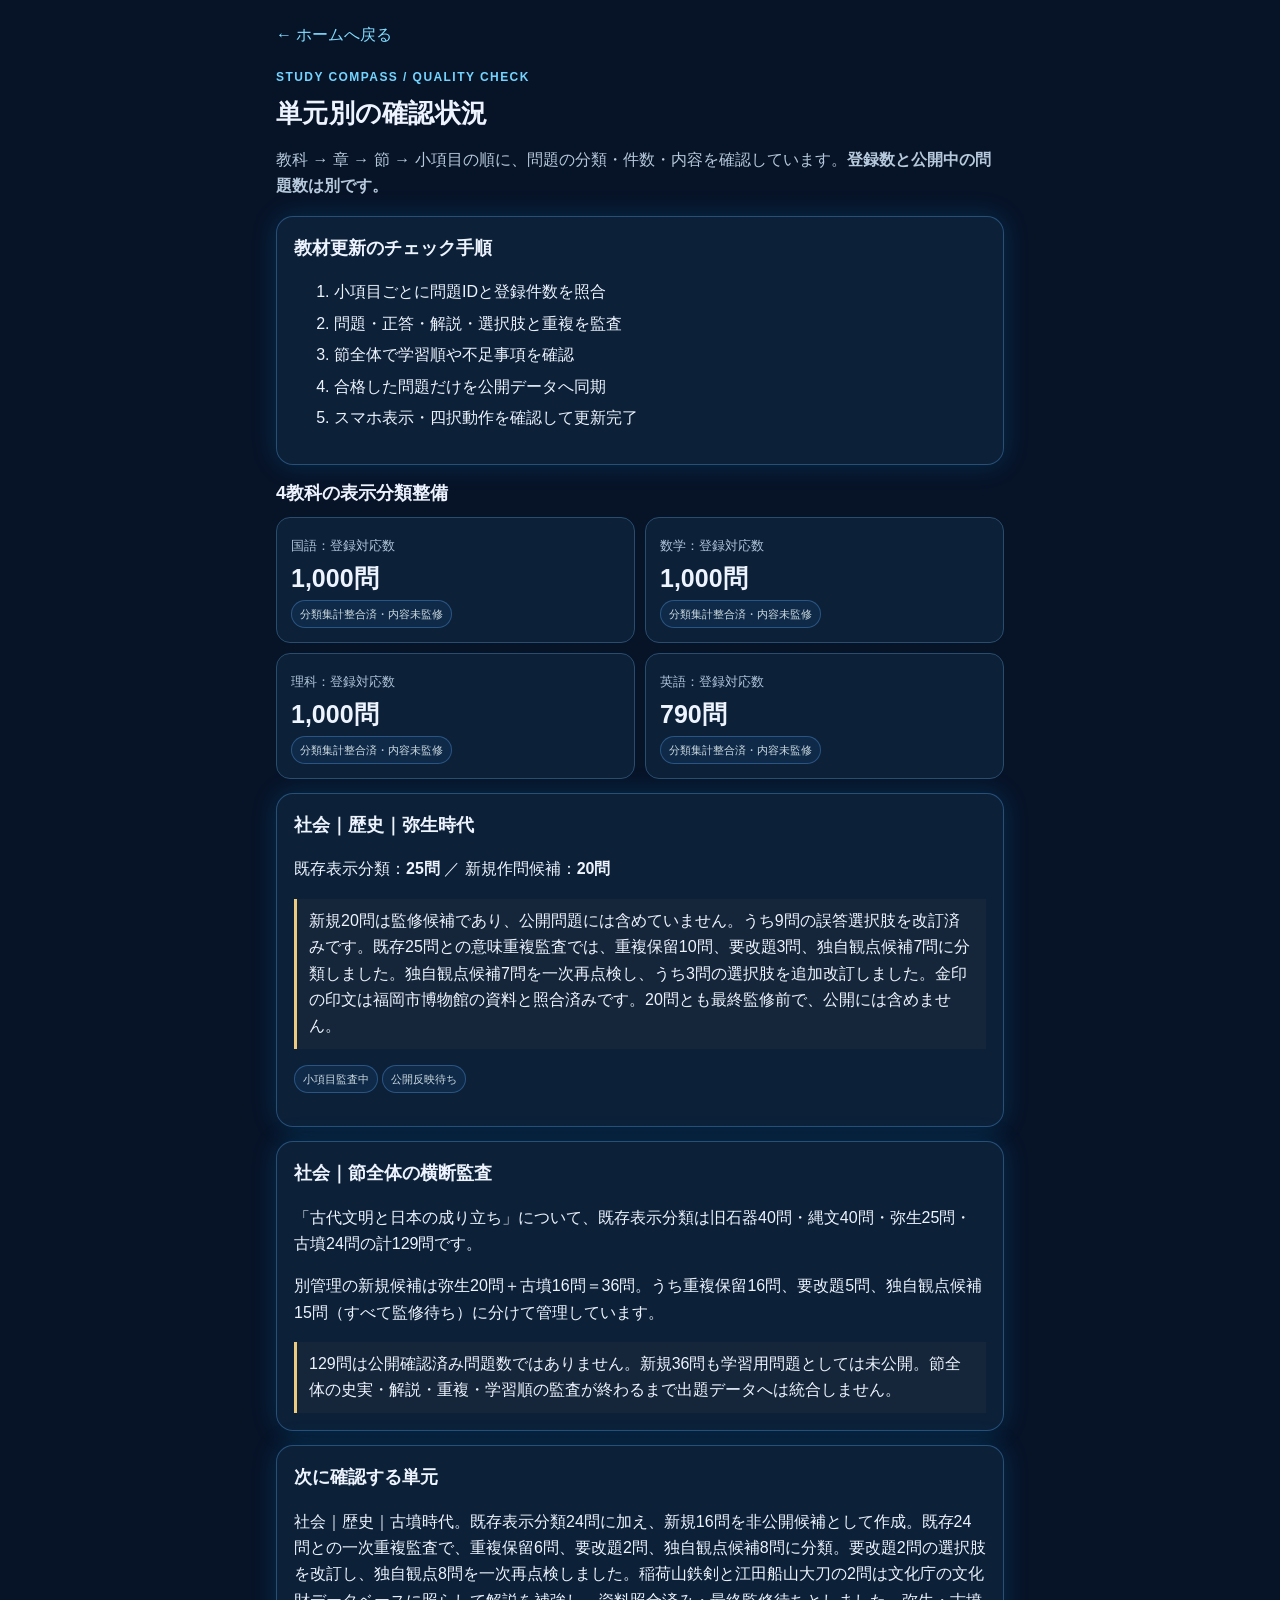
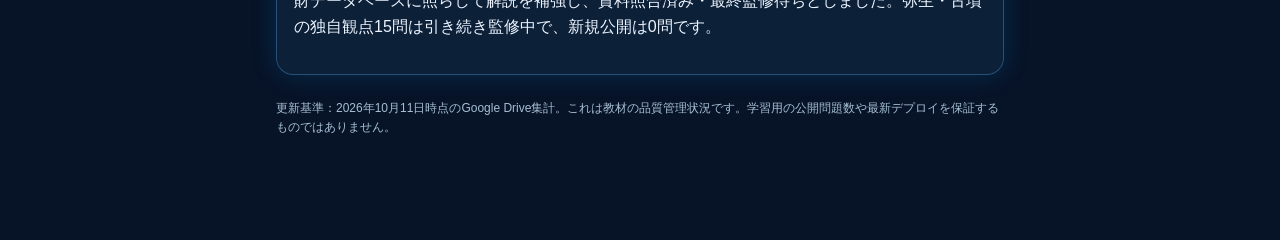
<file: unit-review.html>
<!doctype html><html lang="ja"><head><meta charset="utf-8"><meta name="viewport" content="width=device-width,initial-scale=1"><meta name="theme-color" content="#071327"><title>単元別の確認状況｜Study COMPASS</title><link rel="stylesheet" href="./compass-theme.css"><style>*{box-sizing:border-box}body{margin:0;background:#071327;color:#edf4ff;font-family:-apple-system,BlinkMacSystemFont,"Noto Sans JP",sans-serif;line-height:1.65}.wrap{max-width:760px;margin:auto;padding:22px 16px 90px}a{color:#81ddff}.back{display:inline-block;margin-bottom:20px;text-decoration:none}.eyebrow{color:#73d5ff;letter-spacing:.12em;font-weight:700;font-size:12px}h1{font-size:26px;line-height:1.3;margin:9px 0}h2{font-size:18px;margin:0 0 8px}.lead{color:#b7c9dc}.panel{border:1px solid #294d6e;background:#0c2038;border-radius:17px;padding:17px;margin:14px 0}.tag{border:1px solid #49718a;color:#a1deef;border-radius:40px;font-size:11px;padding:4px 8px;display:inline-block}.grid{display:grid;grid-template-columns:repeat(2,minmax(0,1fr));gap:10px}.metric{background:#0c2038;border:1px solid #294d6e;border-radius:14px;padding:14px}.metric strong{display:block;font-size:25px}.metric small{color:#afc5d9}li{margin:5px 0}.warn{border-left:3px solid #eccb80;padding:9px 12px;background:#16263a}.footer{margin-top:24px;color:#a6bfd3;font-size:12px}@media(max-width:400px){.grid{grid-template-columns:1fr}}</style></head><body><main class="wrap"><a class="back" href="./">← ホームへ戻る</a><div class="eyebrow">STUDY COMPASS / QUALITY CHECK</div><h1>単元別の確認状況</h1><p class="lead">教科 → 章 → 節 → 小項目の順に、問題の分類・件数・内容を確認しています。<b>登録数と公開中の問題数は別です。</b></p><div class="panel"><h2>教材更新のチェック手順</h2><ol><li>小項目ごとに問題IDと登録件数を照合</li><li>問題・正答・解説・選択肢と重複を監査</li><li>節全体で学習順や不足事項を確認</li><li>合格した問題だけを公開データへ同期</li><li>スマホ表示・四択動作を確認して更新完了</li></ol></div><h2>4教科の表示分類整備</h2><div class="grid"><div class="metric"><small>国語：登録対応数</small><strong>1,000問</strong><span class="tag">分類集計整合済・内容未監修</span></div><div class="metric"><small>数学：登録対応数</small><strong>1,000問</strong><span class="tag">分類集計整合済・内容未監修</span></div><div class="metric"><small>理科：登録対応数</small><strong>1,000問</strong><span class="tag">分類集計整合済・内容未監修</span></div><div class="metric"><small>英語：登録対応数</small><strong>790問</strong><span class="tag">分類集計整合済・内容未監修</span></div></div><section class="panel"><h2>社会｜歴史｜弥生時代</h2><p>既存表示分類：<b>25問</b> ／ 新規作問候補：<b>20問</b></p><div class="warn">新規20問は監修候補であり、公開問題には含めていません。うち9問の誤答選択肢を改訂済みです。既存25問との意味重複監査では、重複保留10問、要改題3問、独自観点候補7問に分類しました。独自観点候補7問を一次再点検し、うち3問の選択肢を追加改訂しました。金印の印文は福岡市博物館の資料と照合済みです。20問とも最終監修前で、公開には含めません。</div><p><span class="tag">小項目監査中</span> <span class="tag">公開反映待ち</span></p></section><section class="panel"><h2>社会｜節全体の横断監査</h2><p>「古代文明と日本の成り立ち」について、既存表示分類は旧石器40問・縄文40問・弥生25問・古墳24問の計129問です。</p><p>別管理の新規候補は弥生20問＋古墳16問＝36問。うち重複保留16問、要改題5問、独自観点候補15問（すべて監修待ち）に分けて管理しています。</p><div class="warn">129問は公開確認済み問題数ではありません。新規36問も学習用問題としては未公開。節全体の史実・解説・重複・学習順の監査が終わるまで出題データへは統合しません。</div></section><section class="panel"><h2>次に確認する単元</h2><p>社会｜歴史｜古墳時代。既存表示分類24問に加え、新規16問を非公開候補として作成。既存24問との一次重複監査で、重複保留6問、要改題2問、独自観点候補8問に分類。要改題2問の選択肢を改訂し、独自観点8問を一次再点検しました。稲荷山鉄剣と江田船山大刀の2問は文化庁の文化財データベースに照らして解説を補強し、資料照合済み・最終監修待ちとしました。弥生・古墳の独自観点15問は引き続き監修中で、新規公開は0問です。</p></section><p class="footer">更新基準：2026年10月11日時点のGoogle Drive集計。これは教材の品質管理状況です。学習用の公開問題数や最新デプロイを保証するものではありません。</p></main></body></html>
</file>
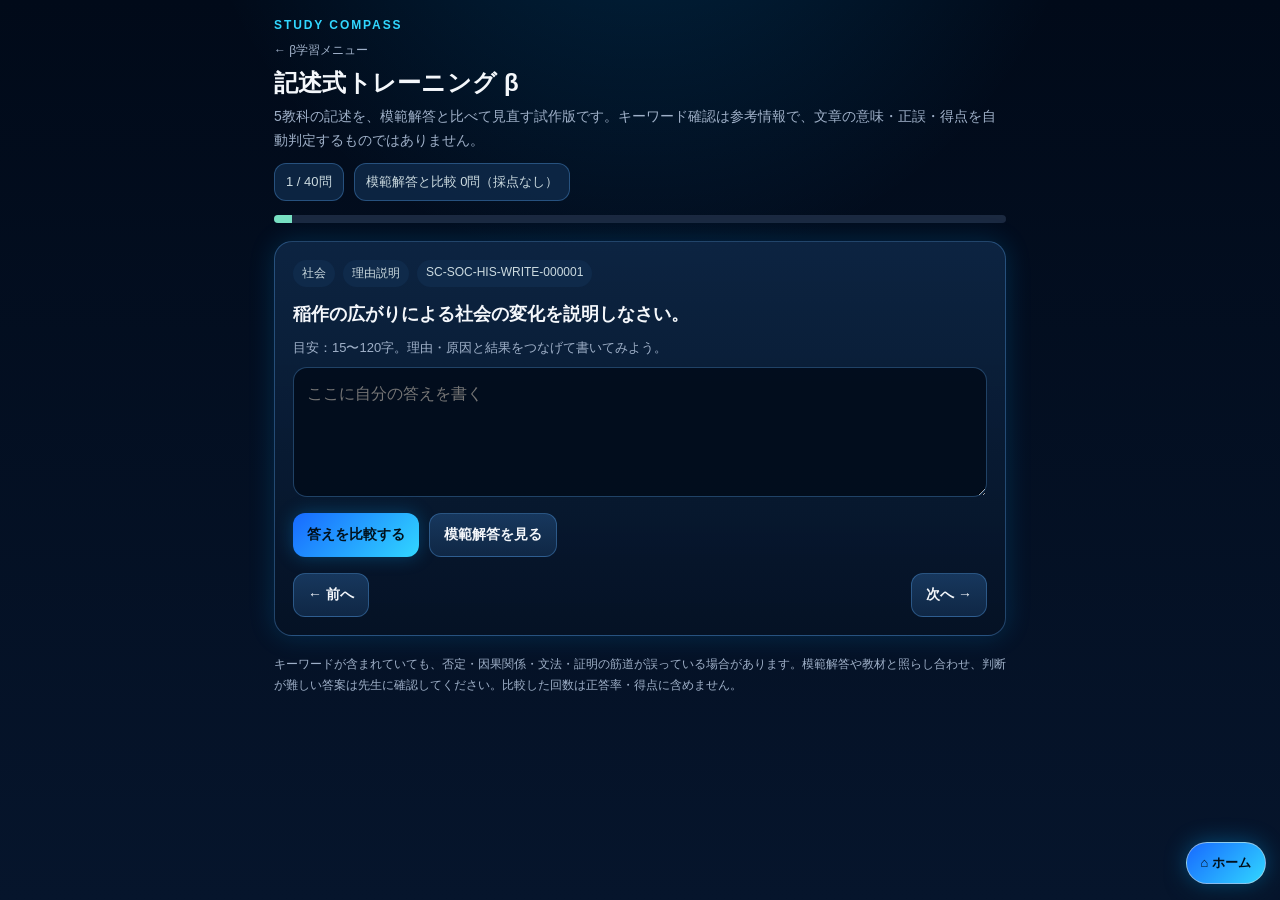
<file: written-practice.html>
<!doctype html>
<html lang="ja">
<head>
<meta charset="utf-8">
<meta name="viewport" content="width=device-width,initial-scale=1">
<title>Study COMPASS｜記述式トレーニング</title>
<style>
:root{--bg:#0b1220;--card:#121c2f;--text:#f6f3ea;--muted:#9fb0c8;--accent:#78e0c2;--line:#26354f}
*{box-sizing:border-box}body{margin:0;background:linear-gradient(180deg,#09101c,#0e1727);color:var(--text);font-family:-apple-system,BlinkMacSystemFont,"Segoe UI","Noto Sans JP",sans-serif}
.wrap{max-width:760px;margin:auto;padding:18px 14px 40px}.brand{font-size:12px;letter-spacing:.16em;color:var(--accent);font-weight:800}
h1{font-size:24px;margin:8px 0 6px}.sub{color:var(--muted);font-size:14px;line-height:1.7}.card{background:rgba(18,28,47,.96);border:1px solid var(--line);border-radius:18px;padding:18px;margin-top:18px;box-shadow:0 14px 40px rgba(0,0,0,.22)}
.meta{display:flex;gap:8px;flex-wrap:wrap;margin-bottom:12px}.tag{font-size:12px;padding:5px 9px;border-radius:999px;background:#1d2a42;color:#c9d7ea}
.q{font-size:18px;line-height:1.7;font-weight:700}.hint{color:var(--muted);font-size:13px;margin:10px 0}
textarea{width:100%;min-height:130px;border:1px solid #344867;border-radius:14px;background:#0d1626;color:white;padding:13px;font-size:16px;line-height:1.6;resize:vertical}
.actions{display:flex;gap:10px;margin-top:12px}.btn{border:0;border-radius:12px;padding:12px 14px;font-weight:800;font-size:14px;cursor:pointer}.primary{background:var(--accent);color:#0a1720}.secondary{background:#24344f;color:#fff}.result{display:none;margin-top:14px;padding:14px;border-radius:14px;background:#0d1626;border:1px solid var(--line);line-height:1.65}
.score{font-size:20px;font-weight:900;color:var(--accent)}.answer{margin-top:10px;color:#e9edf4}.nav{display:flex;justify-content:space-between;gap:10px;margin-top:16px}.progress{margin-top:14px;height:8px;border-radius:99px;background:#1b2940;overflow:hidden}.bar{height:100%;background:var(--accent);width:0}
.topstats{display:flex;gap:10px;flex-wrap:wrap;margin-top:10px}.stat{background:#111c2e;border:1px solid var(--line);border-radius:12px;padding:9px 11px;font-size:13px;color:#c9d7ea}
.note{margin-top:18px;color:var(--muted);font-size:12px;line-height:1.7}
.global-home{position:fixed;right:14px;bottom:calc(16px + env(safe-area-inset-bottom));z-index:9999;display:flex;align-items:center;gap:6px;padding:11px 14px;border-radius:999px;text-decoration:none;background:linear-gradient(135deg,#1769ff,#31d7ff);color:#00101b!important;font-weight:900;font-size:13px;border:1px solid rgba(204,219,224,.62);box-shadow:0 0 22px rgba(0,168,255,.38),0 8px 24px rgba(0,0,0,.32)}
</style>
<link rel="stylesheet" href="./compass-theme.css">
</head>
<body><a class="global-home" href="/" aria-label="Study COMPASSホームへ戻る">⌂ ホーム</a>
<div class="wrap">
<div class="brand">STUDY COMPASS</div><div style="margin-top:8px"><a href="./practice-beta.html" style="color:#9fb0c8;text-decoration:none;font-size:12px">← β学習メニュー</a></div>
<h1>記述式トレーニング β</h1>
<div class="sub">5教科の記述を、模範解答と比べて見直す試作版です。キーワード確認は参考情報で、文章の意味・正誤・得点を自動判定するものではありません。</div>
<div class="sub" id="storageNotice" role="status"></div>
<div class="topstats"><div class="stat" id="countStat"></div><div class="stat" id="scoreStat"></div></div>
<div class="progress"><div class="bar" id="bar"></div></div>
<div class="card">
  <div class="meta"><span class="tag" id="subjectTag"></span><span class="tag" id="schemaTag"></span><span class="tag" id="idTag"></span></div>
  <div class="q" id="q"></div>
  <div class="hint" id="hint"></div>
  <textarea id="answer" placeholder="ここに自分の答えを書く"></textarea>
  <div class="actions">
    <button class="btn primary" id="check">答えを比較する</button>
    <button class="btn secondary" id="model">模範解答を見る</button>
  </div>
  <div class="result" id="result"></div>
  <div class="nav">
    <button class="btn secondary" id="prev">← 前へ</button>
    <button class="btn secondary" id="next">次へ →</button>
  </div>
</div>
<div class="note">キーワードが含まれていても、否定・因果関係・文法・証明の筋道が誤っている場合があります。模範解答や教材と照らし合わせ、判断が難しい答案は先生に確認してください。比較した回数は正答率・得点に含めません。</div>
</div>
<script src="./beta-storage.js"></script>
<script>
const KEY="studyCompassWrittenBetaV1";
const qs=[
{id:"SC-SOC-HIS-WRITE-000001",q:"稲作の広がりによる社会の変化を説明しなさい。",model:"米の蓄えや土地の所有に差が生まれ、土地や水をめぐる争いが起こったため。",groups:[["蓄え","米","収穫"],["土地","水"],["争い","差","富","力"]]},
{id:"SC-SOC-HIS-WRITE-000002",q:"墾田永年私財法によって土地のあり方がどのように変化したか説明しなさい。",model:"新しく開墾した土地の永久私有が認められ、貴族や寺院などの私有地が広がった。",groups:[["永久","私有"],["開墾"],["貴族","寺院","私有地","荘園"]]},
{id:"SC-SOC-HIS-WRITE-000003",q:"元寇後に御家人が困窮した理由を説明しなさい。",model:"防衛のために戦費を負担した一方、新たな領地を得られず十分な恩賞を受けにくかったため。",groups:[["戦費","負担"],["領地","土地"],["恩賞","少な","得られ"]]},
{id:"SC-SOC-HIS-WRITE-000004",q:"日明貿易で勘合を用いた理由を説明しなさい。",model:"明が倭寇と正式な貿易船を区別するために、勘合を使って船を確認した。",groups:[["倭寇"],["正式","貿易船"],["区別","確認","勘合"]]},
{id:"SC-SOC-HIS-WRITE-000005",q:"太閤検地のねらいを説明しなさい。",model:"田畑の面積や生産力、耕作者を調べて、年貢を納める基準と負担する者を明確にするため。",groups:[["田畑","面積","生産力","石高"],["耕作者"],["年貢","基準","負担"]]},
{id:"SC-SOC-HIS-WRITE-000006",q:"参勤交代が大名統制につながった理由を説明しなさい。",model:"大名に江戸と領地の往復や江戸滞在を義務づけ、費用の負担などによって統制を強めた。",groups:[["江戸","往復","滞在"],["費用","負担"],["統制","大名"]]},
{id:"SC-SOC-HIS-WRITE-000007",q:"工業化が進んだ国がアジアへ進出した背景を説明しなさい。",model:"機械工業の発達で大量生産が進み、原料の供給地と製品を売る市場を求めたため。",groups:[["工業","大量生産"],["原料"],["市場","売る"]]},
{id:"SC-SOC-HIS-WRITE-000008",q:"日米修好通商条約が不平等条約とされる理由を二つの内容に触れて説明しなさい。",model:"アメリカの領事裁判権を認め、日本に関税自主権がなかったため。",groups:[["領事裁判権","治外法権"],["関税自主権"],["ない","認め"]]},
{id:"SC-SOC-HIS-WRITE-000009",q:"地租改正が政府の安定した収入につながった理由を説明しなさい。",model:"収穫高ではなく地価を基準とし、土地所有者に現金で税を納めさせたため。",groups:[["地価"],["現金"],["土地所有者","税","地租"]]},
{id:"SC-SOC-HIS-WRITE-000010",q:"第一次世界大戦中に日本の輸出が増えた理由を説明しなさい。",model:"ヨーロッパ諸国の生産やアジア向け輸出が戦争で減り、日本製品への需要と日本の輸出が増えたため。",groups:[["ヨーロッパ","欧州"],["生産","輸出","減"],["日本","需要","輸出","増"]]},
{id:"SC-SOC-HIS-WRITE-000011",q:"農地改革のねらいを説明しなさい。",model:"地主の農地を政府が買い上げ小作農に売り渡し、自作農を増やして地主への依存を弱めようとした。",groups:[["地主","農地"],["小作","売り渡"],["自作農","依存","弱"]]},
{id:"SC-SOC-HIS-WRITE-000012",q:"高度経済成長期に公害が深刻化した理由を説明しなさい。",model:"工業生産が急増する一方で環境対策が十分でなく、工場の排水や排煙が水や空気を汚染したため。",groups:[["工業","生産","増"],["環境","対策","十分でな"],["排水","排煙","汚染","公害"]]},
{id:"SC-SCI-WR-000002",subject:"理科",schema:"理由説明",max:2,hint:"目安：15〜140字。現象とその理由をつなげて説明しよう。",q:"銅を加熱すると全体の質量が増えた理由を説明しなさい。",model:"銅が空気中の酸素と結びついて酸化銅になったため、その酸素の質量分だけ全体の質量が増えた。",groups:[["銅"],["酸素","空気"],["結び","酸化銅","質量","増"]]},
{id:"SC-ENG-WR-000001",subject:"英語",schema:"自由英作文",max:3,hint:"意見と because を使った理由が伝わる英文を書こう。",q:"Do you think students should read every day? Write your opinion and one reason.",model:"I think students should read every day because reading helps them learn new words.",groups:[["i think","students should","should read"],["because"],["read","reading","word","learn"]]},
{id:"SC-ENG-WR-000002",subject:"英語",schema:"自由英作文",max:3,hint:"経験・継続と、これからしたいことを英語で書こう。",q:"Write about your experience studying English and something you want to do with English in the future.",model:"I have studied English for three years. I want to use English when I travel abroad.",groups:[["have studied","have learned","for","since"],["english"],["want to","will","travel","use english"]]},
{id:"SC-ENG-WR-000004",subject:"英語",schema:"自由英作文",max:3,hint:"提案と理由が伝わる英文を書こう。",q:"Write one suggestion for reducing plastic waste and give a reason.",model:"We should use reusable bottles because they can reduce plastic waste.",groups:[["should","let's","we can"],["reusable","bottle","plastic"],["because","reduce","waste"]]},
{id:"SC-MAT-WR-000002",subject:"数学",schema:"計算過程",max:2,hint:"xとyの増加量を使い、計算過程と傾きを書こう。",q:"一次関数で、xが2増えるとyが6増えました。変化の割合（傾き）を求める過程を説明しなさい。",model:"xが2増えるとyが6増えているので、変化の割合は6÷2＝3。したがって傾きは3である。",groups:[["2","x"],["6","y"],["6÷2","6/2","傾きは3","傾き3","=3","＝3"]]},
{id:"SC-MAT-WR-000003",subject:"数学",schema:"確率の説明",max:2,hint:"全体の場合の数、有利な場合の数、最後の確率まで書こう。",q:"2個のさいころを同時に投げます。出た目の和が7になる確率の求め方を説明しなさい。",model:"2個のさいころの出方は36通りで、和が7になるのは6通りあるので、確率は6/36＝1/6。",groups:[["36"],["6通り","6/36"],["1/6","6分の1"]]},
{id:"SC-MAT-WR-000004",subject:"数学",schema:"比の説明",max:2,hint:"相似比と面積比の関係を、2乗に触れて説明しよう。",q:"相似な2つの図形の相似比が2:3です。面積比が4:9になる理由を説明しなさい。",model:"相似比が2:3なら、対応する長さは2:3で変わり、面積は長さの比の2乗になるため4:9。",groups:[["2:3","2対3"],["2乗","平方"],["4:9","4対9"]]},
{id:"SC-MAT-WR2-000003",subject:"数学",schema:"計算過程",max:2,hint:"2点の座標からxとyの増加量を出し、傾きを求めよう。",q:"一次関数のグラフが点(1,2)と点(4,11)を通ります。傾きの求め方を説明しなさい。",model:"点(1,2)から(4,11)まででxは3増え、yは9増えるので、変化の割合は9÷3＝3。したがって傾きは3。",groups:[["3","x"],["9","y"],["9÷3","9/3","傾きは3","傾き3","=3","＝3"]]},
{id:"SC-SCI-WR-000001",subject:"理科",schema:"実験考察",max:2,hint:"実験結果の変化と比例関係を、数値を根拠に説明しよう。",q:"電圧と電流を測定すると、1Vで0.2A、2Vで0.4A、3Vで0.6Aでした。この結果から電流と電圧の関係を説明しなさい。",model:"電圧を2倍、3倍にすると電流も2倍、3倍になり、V/Iが常に一定なので、電流は電圧に比例している。",groups:[["1v","2v","3v","0.2a","0.4a","0.6a"],["2倍","3倍","v/i","一定"],["比例","電流","電圧"]]},
{id:"SC-SCI-WR-000003",subject:"理科",schema:"対照実験",max:2,hint:"光を当てた部分と当てなかった部分を比べ、何が必要かを結論づけよう。",q:"葉の一部をアルミホイルで覆って光を当てず、残りには光を当てた後、ヨウ素液で調べました。光を当てた部分だけデンプンが確認されました。この結果から何が分かるか説明しなさい。",model:"光を当てた部分だけデンプンが確認されたため、植物がデンプンをつくる光合成には光が必要だと考えられる。",groups:[["光","当てた"],["デンプン"],["光合成","必要"]]},
{id:"SC-SCI-WR-000004",subject:"理科",schema:"運動の考察",max:2,hint:"記録タイマーは等しい時間間隔で打点することを使って説明しよう。",q:"記録タイマーで等しい時間ごとに記録した打点の間隔が、進むにつれて広くなっていました。この物体の速さがどう変化しているか、理由とともに説明しなさい。",model:"同じ時間間隔で記録された打点の間隔が広がっているので、同じ時間に進む距離が増え、速さが増している。",groups:[["同じ時間","等しい時間"],["間隔","距離","広"],["速さ","増","速く"]]},
{id:"SC-MAT-WR-000001",subject:"数学",schema:"合同の証明",max:3,hint:"等しい2辺・その間の角・合同条件・結論まで順に書こう。",q:"△ABCと△ADCについて、AB＝AD、ACは共通、∠BAC＝∠DACであるとします。2つの三角形が合同であることを説明しなさい。",model:"AB＝AD、ACは共通、∠BAC＝∠DACだから、二辺とその間の角がそれぞれ等しい。よって△ABC≡△ADC。",groups:[["ab=ad","ab＝ad"],["ac","共通"],["∠bac","∠dac","角"],["二辺","間の角","sas"],["合同","≡"]]},
{id:"SC-MAT-WR2-000001",subject:"数学",schema:"合同の証明",max:3,hint:"平行線から分かる角、共通辺、合同条件を使って説明しよう。",q:"△ABCと△DCBについて、AB∥CDであり、∠ABC＝∠BCD、∠ACB＝∠CBD、BCは共通です。2つの三角形が合同であることを説明しなさい。",model:"AB∥CDより∠ABC＝∠BCD、また∠ACB＝∠CBDで、BCは共通だから、二角とその間の辺がそれぞれ等しく△ABC≡△DCB。",groups:[["∠abc","∠bcd"],["∠acb","∠cbd"],["bc","共通"],["二角","間の辺","asa"],["合同","≡"]]},
{id:"SC-JPN-WR-000003",subject:"国語",schema:"資料記述",max:2,hint:"数値を根拠にして、結論までつなげて書こう。",q:"【資料】読書頻度：毎日30％、週に数回35％、それ以外35％。この資料から、週に数回以上読む生徒について説明しなさい。",model:"毎日読む30%と週に数回読む35%を合わせると65%となり、週に数回以上読む生徒は半数を超えている。",groups:[["30","35"],["65"],["半数","50","超"]]},
{id:"SC-JPN-WR2-000003",subject:"国語",schema:"資料記述",max:2,hint:"2つの数値を比べ、資料から言えることだけを書こう。",q:"【資料】通学方法：徒歩30％、自転車45％、バス15％、自家用車10％。この資料から、生徒の通学方法の特徴を説明しなさい。",model:"徒歩と自転車を合わせると75%で、バス・自家用車の25%より大きいため、多くの生徒が自力で通学しているといえる。",groups:[["徒歩","自転車"],["75"],["25","バス","自家用車"],["多く","自力"]]},
{id:"SC-ENG-WR-000003",subject:"英語",schema:"資料英作文",max:3,hint:"資料の事実を2つ使って、英語で説明しよう。",q:"【Survey】Bike 45%, Walk 30%, Bus 15%, Car 10%. Write two sentences about the survey.",model:"Bike is the most popular way to come to school. Forty-five percent of the students use bikes.",groups:[["bike"],["most popular","45","forty-five"],["student","school","use"]]},
{id:"SC-SOC-HIS-WRITEPLUS-000001",subject:"社会",schema:"資料記述",max:2,hint:"対立と交流の両面を資料から説明しよう。",q:"【資料】軍事面：十字軍が東方へ遠征。商業面：地中海交易で香辛料や絹織物などがヨーロッパへ運ばれた。中世ヨーロッパと東方の関係を説明しなさい。",model:"十字軍の遠征による軍事的な対立がある一方、地中海交易では東方の香辛料や絹織物などが輸入され、物資の交流もあった。",groups:[["十字軍","対立"],["地中海","交易"],["香辛料","絹","交流"]]},
{id:"SC-SOC-HIS-WRITEPLUS-000002",subject:"社会",schema:"資料記述",max:2,hint:"宗教改革への対応と日本への伝来を因果でつなげよう。",q:"【資料】宗教改革後、カトリック側は海外布教を強化。1549年、イエズス会のザビエルが日本へ来航。両者のつながりを説明しなさい。",model:"宗教改革に対してカトリック側は改革や海外布教を進め、イエズス会のザビエルが1549年に日本へキリスト教を伝えた。",groups:[["宗教改革"],["カトリック","海外布教"],["ザビエル","1549","キリスト教"]]},
{id:"SC-SOC-HIS-WRITEPLUS-000003",subject:"社会",schema:"資料記述",max:2,hint:"共通点と中心地の違いを両方書こう。",q:"【資料】元禄文化：上方中心、町人が支える。化政文化：江戸中心、町人が支える。共通点と違いを説明しなさい。",model:"どちらも町人が支えた文化であるが、元禄文化は上方を中心とし、化政文化は江戸を中心に発達した。",groups:[["町人"],["上方","元禄"],["江戸","化政"]]},
{id:"SC-SOC-HIS-WRITEPLUS-000004",subject:"社会",schema:"資料記述",max:2,hint:"政府の役割と民間への移行をつなげて書こう。",q:"【資料】富岡製糸場：政府が官営工場として設置し技術・人材を育成。1893年に民間へ払い下げ。殖産興業における政府と民間の役割の変化を説明しなさい。",model:"政府は官営の富岡製糸場で器械製糸の技術普及や人材育成を進め、1893年には民間へ払い下げて経営を移した。",groups:[["政府","官営"],["技術","人材"],["1893","民間","払い下げ"]]},
{id:"SC-SOC-HIS-WRITEPLUS-000005",subject:"社会",schema:"資料記述",max:2,hint:"地域と背景の違いを分けて説明しよう。",q:"【資料】1919年：朝鮮で三・一独立運動、中国で五・四運動。前者は日本の植民地支配への反発、後者は山東省の権益処理などへの反発。違いを説明しなさい。",model:"三・一独立運動は朝鮮で日本の植民地支配からの独立を求め、五・四運動は中国で山東省の権益処理などに反発して起きた。",groups:[["朝鮮","三・一"],["中国","五・四"],["植民地","山東","権益"]]},
{id:"SC-SOC-HIS-WRITEPLUS-000006",subject:"社会",schema:"資料記述",max:2,hint:"アメリカと英仏の対策の働き方の違いを書こう。",q:"【資料】アメリカ：公共事業などで雇用を増やす。英仏：自国と植民地などの経済圏を優遇。恐慌対策の違いを説明しなさい。",model:"アメリカのニューディール政策は公共事業などで国内の雇用を支え、英仏のブロック経済は自国や植民地などの経済圏を優遇した。",groups:[["アメリカ","公共事業","雇用"],["英","仏","植民地","経済圏"],["ニューディール","ブロック"]]},
{id:"SC-SOC-HIS-WRITEPLUS-000007",subject:"社会",schema:"資料記述",max:2,hint:"参政権・総選挙・憲法施行の順序を明確にしよう。",q:"【資料】1945年：選挙法改正で女性参政権。1946年：女性が投票した総選挙。1947年：日本国憲法施行。順序関係を説明しなさい。",model:"1945年の選挙法改正で女性参政権が認められ、1946年の総選挙で女性が投票した。いずれも1947年の日本国憲法施行より前である。",groups:[["1945","女性参政権"],["1946","総選挙"],["1947","憲法","前"]]},
{id:"SC-SOC-HIS-WRITEPLUS-000008",subject:"社会",schema:"資料記述",max:2,hint:"対象の違いと共通目的を両方書こう。",q:"【資料】財閥解体：企業の経済支配を見直す。農地改革：地主と小作人の関係を見直す。対象の違いと共通する目的を説明しなさい。",model:"財閥解体は企業の経済支配を、農地改革は地主と小作人の関係を見直し、どちらも経済力の集中を弱める経済の民主化を目指した。",groups:[["財閥","企業"],["農地","地主","小作"],["経済","民主化","集中"]]},
{id:"SC-SOC-HIS-WRITEPLUS-000009",subject:"社会",schema:"資料記述",max:2,hint:"賛成票数と常任理事国の反対を両方使って説明しよう。",q:"【資料】安全保障理事会の手続事項以外の決議例：賛成9票。ただし常任理事国1か国が反対。なぜ決議が成立しないか説明しなさい。",model:"必要な9票の賛成はあるが、常任理事国が反対して拒否権を行使するため、手続事項以外の決議は成立しない。",groups:[["9","賛成"],["常任理事国"],["反対","拒否権","成立しない"]]},
{id:"SC-SOC-HIS-WRITEPLUS-000010",subject:"社会",schema:"資料記述",max:2,hint:"経済成長と公害対策の両面を含めよう。",q:"【資料】高度経済成長：工業生産と消費が拡大。一方、公害が社会問題化し、公害対策基本法や環境庁などが整備された。両面を説明しなさい。",model:"工業生産や消費が拡大した一方、公害が社会問題となり、公害対策基本法や環境庁など、法制度と行政の整備が進められた。",groups:[["工業","消費","拡大"],["公害"],["公害対策基本法","環境庁","法","行政"]]},
{id:"SC-SOC-HIS-WRITEPLUS-000011",subject:"社会",schema:"資料記述",max:2,hint:"土地と蓄えを使い、富や力の差につなげよう。",q:"【資料】稲作では土地と収穫物の蓄えが重要になった。これが富や力の差や争いにつながり得た理由を説明しなさい。",model:"稲作では土地と収穫物の蓄えの確保が重要となり、それらを多く持つ人や集落に富や力が集まり、争いにつながる場合があった。",groups:[["土地"],["蓄え","収穫"],["富","力","争い"]]},
{id:"SC-SOC-HIS-WRITEPLUS-000012",subject:"社会",schema:"資料記述",max:2,hint:"敗戦と防衛強化を因果でつなげよう。",q:"【資料】663年：白村江の戦いで唐・新羅軍に敗れる。664年：水城を築く。水城が築かれた目的を説明しなさい。",model:"663年の白村江の戦いで唐・新羅軍に敗れた後、侵攻を警戒して国内防衛を強めるため、翌664年に水城を築いた。",groups:[["663","白村江","敗"],["唐","新羅","侵攻","警戒"],["664","水城","防衛"]]}
];
const storage=betaStorage(KEY,{i:0,scores:{},checked:{}},s=>s&&typeof s==='object'&&!Array.isArray(s)&&Number.isInteger(s.i)&&s.i>=0&&s.scores&&typeof s.scores==='object'&&!Array.isArray(s.scores)&&(!s.checked||(typeof s.checked==='object'&&!Array.isArray(s.checked))));
let state=storage.state;
if(state.i>=qs.length) state.i=0;
state.checked=state.checked||{};
function norm(s){return (s||"").toLowerCase().normalize("NFKC").replace(/[\s、。,.・「」『』（）()!?]/g,"")}
function spec(item){return {subject:item.subject||"社会",schema:item.schema||"理由説明",max:item.max||2,hint:item.hint||"目安：15〜120字。理由・原因と結果をつなげて書いてみよう。"}}
function grade(item,text){
 const n=norm(text); if(!n) return {hit:0,total:item.groups.length};
 let hit=0; for(const g of item.groups){if(g.some(k=>n.includes(norm(k)))) hit++}
 return {hit,total:item.groups.length};
}
function save(){storage.save(state)}
function totals(){
 const ids=Object.keys(state.scores),total=Object.values(state.scores).reduce((a,b)=>a+b,0);
 const possible=ids.reduce((a,id)=>{const x=qs.find(q=>q.id===id);return a+(x?spec(x).max:0)},0);
 return {total,possible};
}
function render(){
 const item=qs[state.i],s=spec(item);
 document.getElementById("q").textContent=item.q; document.getElementById("idTag").textContent=item.id;
 document.getElementById("subjectTag").textContent=s.subject;document.getElementById("schemaTag").textContent=s.schema;document.getElementById("hint").textContent=s.hint;
 document.getElementById("answer").value="";document.getElementById("result").style.display="none";
 const t=totals();document.getElementById("countStat").textContent=(state.i+1)+" / "+qs.length+"問";
 document.getElementById("scoreStat").textContent="模範解答と比較 "+qs.filter(q=>state.checked[q.id]).length+"問（採点なし）";
 document.getElementById("bar").style.width=((state.i+1)/qs.length*100)+"%";
}
document.getElementById("check").onclick=()=>{
 const item=qs[state.i],text=document.getElementById("answer").value.trim(),g=grade(item,text);
 if(!text){document.getElementById("result").textContent='答えを書いてから比較してください。';document.getElementById("result").style.display='block';return;}
 state.checked[item.id]=true;save();
 const msg="単語の一致だけでは正誤は分かりません。意味・理由・条件・結論が模範解答と合っているか、自分で確認してください。";
 const r=document.getElementById("result");r.innerHTML='<div class="score">キーワード確認 '+g.hit+' / '+g.total+'群（参考）</div><div>'+msg+'</div><div class="answer"><b>模範解答：</b>'+item.model+'</div>';r.style.display="block";
 document.getElementById("scoreStat").textContent="模範解答と比較 "+qs.filter(q=>state.checked[q.id]).length+"問（採点なし）";
};
document.getElementById("model").onclick=()=>{const item=qs[state.i],r=document.getElementById("result");r.innerHTML='<div class="answer"><b>模範解答：</b>'+item.model+'</div>';r.style.display="block"};
document.getElementById("prev").onclick=()=>{state.i=(state.i-1+qs.length)%qs.length;save();render()};
document.getElementById("next").onclick=()=>{state.i=(state.i+1)%qs.length;save();render()};
render();
</script>
</body></html>
</file>
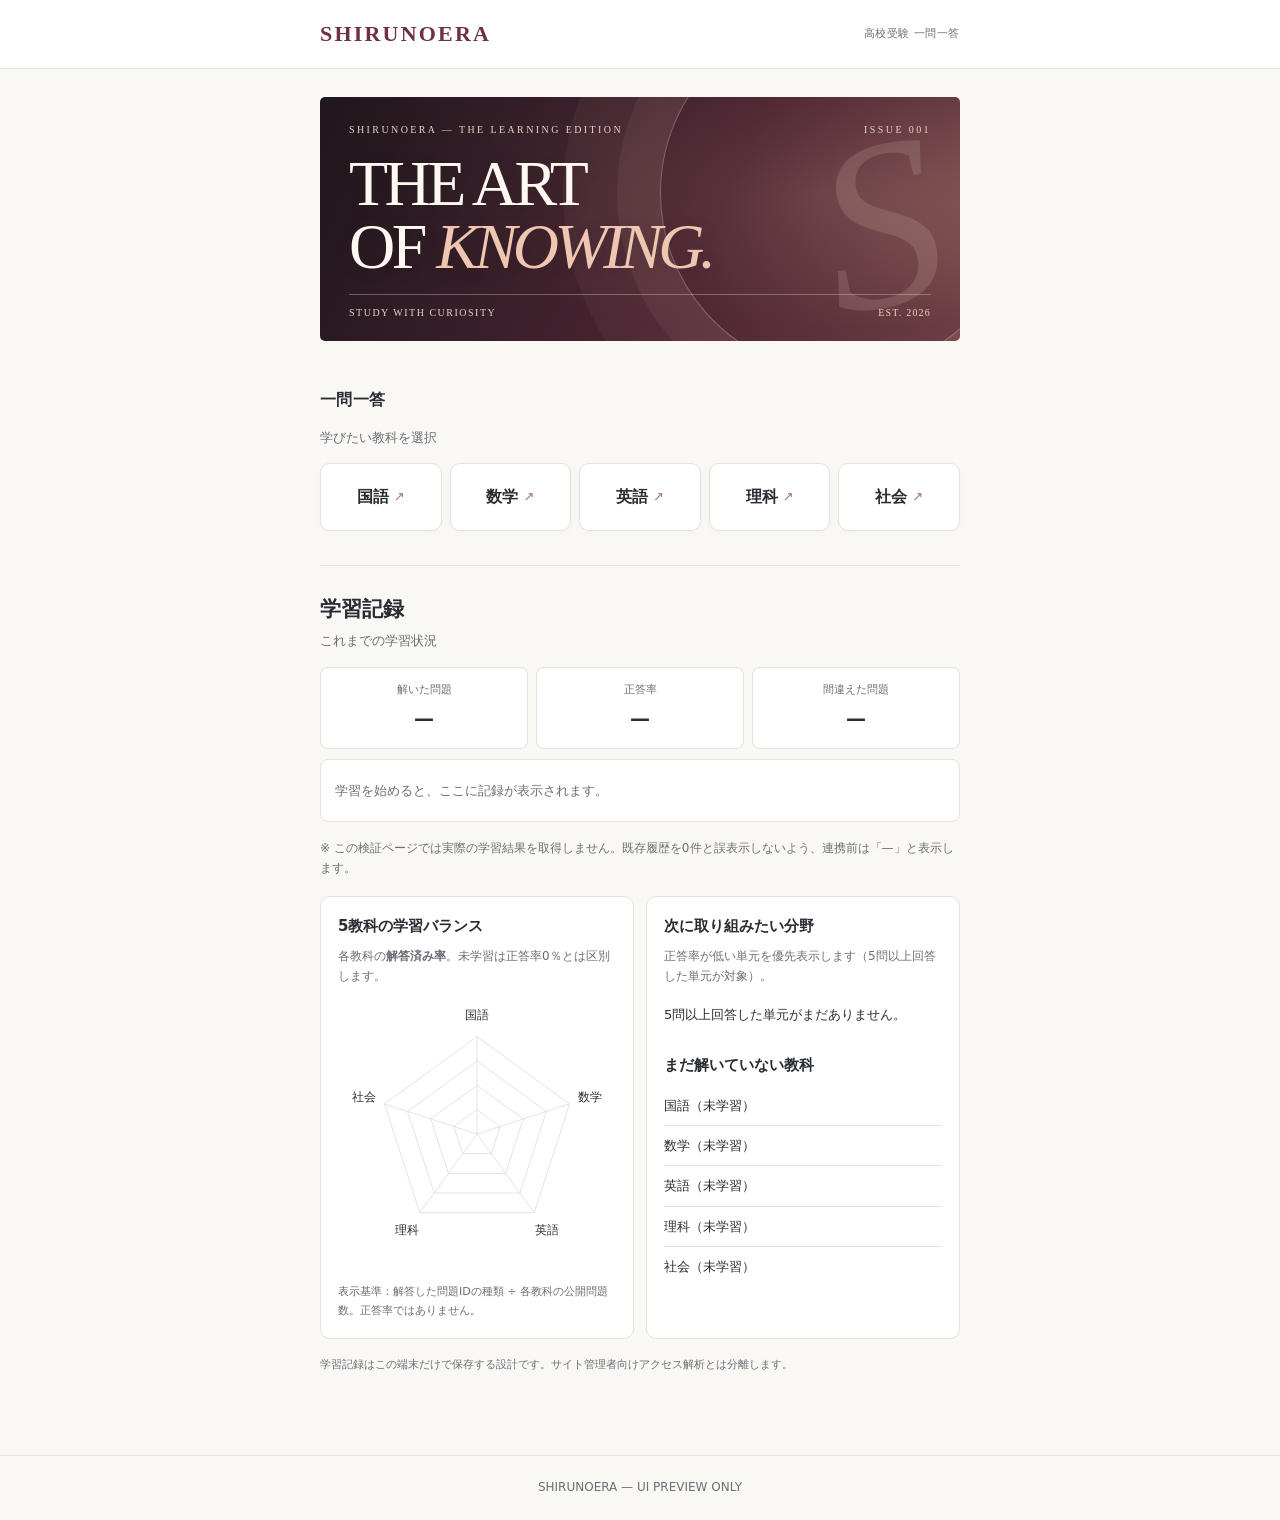
<file: design-previews/shirunoera-quiz-v1.html>
<!doctype html>
<html lang="ja"><head><meta charset="utf-8"><meta name="viewport" content="width=device-width,initial-scale=1"><title>SHIRUNOERA — 高校受験 一問一答（検証用）</title>
<style>
:root{--bg:#faf8f4;--paper:#fff;--ink:#292d33;--muted:#6a6e75;--line:#e6e1da;--wine:#6d3046;--copper:#a47763}
*{box-sizing:border-box}body{margin:0;background:var(--bg);color:var(--ink);font-family:"Noto Sans JP","Hiragino Kaku Gothic ProN",system-ui,sans-serif;line-height:1.65}
button{font:inherit;cursor:pointer}button:focus-visible{outline:3px solid var(--copper);outline-offset:3px}header{background:var(--paper);border-bottom:1px solid var(--line)}.wrap{max-width:680px;margin:auto;padding:0 20px}
header .wrap{min-height:68px;display:flex;align-items:center;justify-content:space-between}.logo{font:700 22px Georgia,serif;letter-spacing:.10em;color:var(--wine)}.header-sub{font-size:11px;color:var(--muted);letter-spacing:.05em}
main{padding:28px 0 70px}.eyebrow{letter-spacing:.14em;color:var(--wine);font-size:12px;font-weight:700}.intro{margin-bottom:30px}.intro h1{font-size:clamp(28px,5vw,38px);letter-spacing:.02em;margin:10px 0 7px;line-height:1.45}.intro p{font-size:15px;color:var(--muted);margin:0}
.subjects{display:grid;grid-template-columns:repeat(5,minmax(0,1fr));gap:8px}.subject{background:var(--paper);border:1px solid var(--line);border-radius:10px;text-align:center;min-height:68px;padding:12px 4px;display:flex;align-items:center;justify-content:center;gap:5px;color:var(--ink);box-shadow:0 2px 9px rgba(25,20,15,.025)}.subject:hover{border-color:var(--wine)}.subject strong{font-size:16px;font-weight:700}.arrow{color:var(--copper);font-size:13px}
.history{margin-top:34px;border-top:1px solid var(--line);padding-top:26px}.history h2{font-size:21px;margin:0 0 4px}.history-desc{color:var(--muted);font-size:13px;margin:0 0 15px}.history-overview{display:grid;grid-template-columns:repeat(3,minmax(0,1fr));gap:8px}.history-stat{background:var(--paper);border:1px solid var(--line);border-radius:8px;padding:13px 8px;text-align:center}.history-stat small{display:block;color:var(--muted);font-size:11px}.history-stat strong{display:block;font-size:20px;margin-top:3px}.history-empty{padding:20px 14px;background:var(--paper);border:1px solid var(--line);border-radius:8px;color:var(--muted);font-size:13px;margin-top:10px}.subject-heading{font-size:16px;font-weight:700;letter-spacing:.03em;margin:10px 0 14px}.home-head{padding:12px 0 14px}.home-head p{color:var(--muted);font-size:13px;margin:0}.note{font-size:12px;color:var(--muted);margin:17px 0 0}.footer{padding:22px;text-align:center;border-top:1px solid var(--line);color:var(--muted);font-size:12px}
.subpage{display:none}.subpage.active{display:block}.home.hidden{display:none}.back{border:0;background:transparent;color:var(--wine);padding:0 0 18px;font-weight:700}.panel{background:white;border:1px solid var(--line);border-radius:12px;padding:22px;margin-top:20px}
.field-stack{display:grid;grid-template-columns:1fr 1fr;gap:12px}.field-stack label{margin-top:0}.field-stack select{min-width:0}@media(max-width:480px){.field-stack{grid-template-columns:1fr}}label{font-size:14px;font-weight:700;display:block;margin:0 0 8px}select{width:100%;background:white;padding:14px;border:1px solid #c9c4be;border-radius:8px;font-size:16px;color:var(--ink)}.num{display:flex;gap:8px;margin-top:10px}.num button{flex:1;background:white;border:1px solid var(--line);padding:14px 0;border-radius:8px}.num button[aria-pressed=true]{background:#f4e8ec;border:2px solid var(--wine);font-weight:700;color:var(--wine)}.primary{background:var(--wine);color:white;border:0;border-radius:8px;padding:17px;display:block;width:100%;font-weight:700;font-size:16px;margin-top:24px}.hint{font-size:12px;color:var(--muted);margin-top:12px}
.preview{margin-top:20px;padding:18px;background:#f2eee7;border-radius:10px}.preview h2{font-size:21px;margin:5px 0}.preview p{margin:0}
@media(max-width:480px){.wrap{padding:0 16px}main{padding-top:35px}.subjects{gap:5px}.subject{min-height:60px;padding:9px 2px;flex-direction:column;gap:1px}.subject strong{font-size:14px}.arrow{font-size:11px}.history-stat strong{font-size:18px}.logo{font-size:19px}.header-sub{font-size:10px}}

/* Editorial fashion-banner concept. Hero only: learning UI remains practical. */
.hero-banner{position:relative;isolation:isolate;overflow:hidden;min-height:244px;margin:0 0 24px;padding:25px 29px 20px;border-radius:5px;color:#faf4ef;background:linear-gradient(113deg,rgba(30,22,28,.96),rgba(77,36,50,.87) 60%,rgba(127,72,76,.7)),radial-gradient(ellipse at 79% 40%,#c2a28b,#3f2631 65%);display:flex;flex-direction:column;justify-content:space-between;gap:12px}
.hero-banner::before{content:"";position:absolute;z-index:-1;right:-62px;top:-85px;width:360px;height:360px;border:1px solid rgba(239,213,193,.34);border-radius:50%;box-shadow:0 0 0 43px #efcfb010,0 0 0 97px #efcfb00b;transform:rotate(-20deg)}
.hero-banner::after{content:"S";position:absolute;right:20px;top:7px;color:rgba(239,213,193,.16);font:italic 240px/1 Georgia,"Times New Roman",serif;transform:rotate(-12deg);pointer-events:none;z-index:-1}
.banner-head,.banner-foot{display:flex;align-items:center;justify-content:space-between;gap:16px;position:relative;z-index:1}
.banner-kicker,.banner-number,.banner-foot{font-family:Georgia,"Times New Roman",serif;font-size:10px;letter-spacing:.24em;text-transform:uppercase;color:#ead5c9}
.banner-number{white-space:nowrap}.banner-copy{position:relative;z-index:1;max-width:100%}.hero-banner h1{font:normal clamp(37px,7.6vw,64px)/.98 Georgia,"Times New Roman",serif;letter-spacing:-.055em;color:#fff9f1;margin:0;text-transform:uppercase;text-shadow:0 2px 15px #21181c30}
.hero-banner h1 em{font-style:italic;font-weight:400;color:#efc6b2;letter-spacing:-.07em}.banner-foot{border-top:1px solid #f4dfd454;padding-top:10px;letter-spacing:.15em}.banner-foot span:last-child{letter-spacing:.12em}
@media(max-width:480px){.hero-banner{min-height:188px;padding:18px 17px 15px;border-radius:4px;margin-bottom:22px}.hero-banner::before{width:230px;height:230px;right:-83px;top:-35px}.hero-banner::after{font-size:155px;right:0;top:21px}.hero-banner h1{font-size:clamp(32px,9vw,42px)}.banner-kicker,.banner-number,.banner-foot{font-size:8px;letter-spacing:.14em}}

/* Learning record V1 — clear missing-data states, no invented metrics */
.record-grid{display:grid;grid-template-columns:1fr 1fr;gap:12px;margin-top:17px}
.record-panel{border:1px solid var(--line);background:var(--paper);border-radius:10px;padding:17px}
.record-panel h3{font-size:15px;margin:0 0 8px}.record-panel p{color:var(--muted);font-size:12px;margin:0 0 9px}
.record-radar{width:100%;max-width:285px;aspect-ratio:1;display:block;margin:auto}
.record-items{list-style:none;padding:0;margin:0}.record-items li{border-bottom:1px solid var(--line);padding:9px 0;font-size:13px}.record-items li:last-child{border:0}
.record-legend{font-size:11px;color:var(--muted);line-height:1.7;margin-top:10px}
.section-video{margin-top:21px;padding:18px;border:1px solid var(--line);background:var(--paper);border-radius:10px}
.section-video h2{font-size:18px;margin:0 0 5px}.video-placeholder{display:flex;align-items:center;gap:13px;margin-top:12px;padding:14px;border-radius:7px;background:#f1ece8;color:var(--muted);font-size:13px;min-height:73px}
.video-icon{display:grid;place-items:center;border:1px solid #cebdb8;border-radius:50%;width:40px;height:40px;flex:none;color:var(--wine)}
#analytics-note{font-size:11px;color:var(--muted);margin-top:17px}
@media(max-width:520px){.record-grid{grid-template-columns:1fr}.record-panel{padding:15px}}
</style></head><body>
<header><div class="wrap"><div class="logo">SHIRUNOERA</div><div class="header-sub">高校受験 一問一答</div></div></header>
<main><div class="wrap"><section class="home" id="home">
  <section class="hero-banner" aria-label="SHIRUNOERA learning editorial banner"><div class="banner-head"><span class="banner-kicker">SHIRUNOERA — THE LEARNING EDITION</span><span class="banner-number">ISSUE 001</span></div><div class="banner-copy"><h1>THE ART<br>OF <em>KNOWING.</em></h1></div><div class="banner-foot"><span>STUDY WITH CURIOSITY</span><span>EST. 2026</span></div></section>
  <div class="home-head"><h1 class="subject-heading">一問一答</h1><p>学びたい教科を選択</p></div>
  <div class="subjects" aria-label="教科を選択">
    <button class="subject" data-subject="国語"><strong>国語</strong><span class="arrow" aria-hidden="true">↗</span></button>
    <button class="subject" data-subject="数学"><strong>数学</strong><span class="arrow" aria-hidden="true">↗</span></button>
    <button class="subject" data-subject="英語"><strong>英語</strong><span class="arrow" aria-hidden="true">↗</span></button>
    <button class="subject" data-subject="理科"><strong>理科</strong><span class="arrow" aria-hidden="true">↗</span></button>
    <button class="subject" data-subject="社会"><strong>社会</strong><span class="arrow" aria-hidden="true">↗</span></button>
  </div>
  
  <section class="history" aria-labelledby="history-title">
    <h2 id="history-title">学習記録</h2>
    <p class="history-desc">これまでの学習状況</p>
    <div class="history-overview" aria-label="学習結果">
      <div class="history-stat"><small>解いた問題</small><strong id="answered">—</strong></div>
      <div class="history-stat"><small>正答率</small><strong id="accuracy">—</strong></div>
      <div class="history-stat"><small>間違えた問題</small><strong id="mistakes">—</strong></div>
    </div>
    <div class="history-empty" id="history-empty">学習を始めると、ここに記録が表示されます。</div>
    <p class="note">※ この検証ページでは実際の学習結果を取得しません。既存履歴を0件と誤表示しないよう、連携前は「—」と表示します。</p>
    <div class="record-grid">
      <section class="record-panel" aria-labelledby="radar-title">
        <h3 id="radar-title">5教科の学習バランス</h3>
        <p>各教科の<strong>解答済み率</strong>。未学習は正答率0％とは区別します。</p>
        <svg class="record-radar" id="record-radar" viewBox="0 0 300 300" role="img" aria-label="5教科の解答済み率。記録がない教科は未学習として表示します"></svg>
        <div class="record-legend">表示基準：解答した問題IDの種類 ÷ 各教科の公開問題数。正答率ではありません。</div>
      </section>
      <section class="record-panel" aria-labelledby="weak-title">
        <h3 id="weak-title">次に取り組みたい分野</h3>
        <p>正答率が低い単元を優先表示します（5問以上回答した単元が対象）。</p>
        <ul class="record-items" id="weak-units"><li>まだ分析できる解答記録がありません。</li></ul>
        <h3 style="margin-top:18px">まだ解いていない教科</h3>
        <ul class="record-items" id="untouched-subjects"><li>5教科とも未学習です。</li></ul>
      </section>
    </div>
    <p id="analytics-note">学習記録はこの端末だけで保存する設計です。サイト管理者向けアクセス解析とは分離します。</p>
  </section>
</section>
<section id="configure" class="subpage" aria-label="出題設定">
  <button id="back" class="back">← 教科一覧に戻る</button><h1 id="subject-title">社会の一問一答</h1>
  <p class="note">分野・単元と問題数を選んでスタート。</p>
  <div class="panel"><div class="field-stack"><div><label for="major">分野</label><select id="major"></select></div><div><label for="unit">単元</label><select id="unit"></select></div></div><p class="note" id="available" aria-live="polite"></p>
    <label style="margin-top:22px">問題数</label>
    <div class="num" id="num"><button data-n="5">5問</button><button data-n="10" aria-pressed="true">10問</button><button data-n="20">20問</button><button data-n="all">全問</button></div>
    <button class="primary" id="start">この条件で始める →</button>
    <p class="hint">検証用の画面です。実際の問題データ・学習記録・本番サイトには接続していません。</p>
  </div>
  <section class="section-video" aria-label="単元別解説動画">
    <h2>単元別 解説動画</h2><p class="note">選択した分野・単元に対応する動画を、後日ここへ追加できる構成です。</p>
    <div class="video-placeholder"><span class="video-icon" aria-hidden="true">▶</span><span id="video-label">動画は準備中です。公開後は該当単元の解説へ案内します。</span></div>
  </section><div id="selection" class="preview" hidden aria-live="polite"></div>
</section></div></main>
<footer class="footer">SHIRUNOERA — UI PREVIEW ONLY</footer>
<script>
"use strict";
// Real taxonomy and per-unit counts verified from the approved WEB QUESTIONS CSV.
// Design preview only: counts are a snapshot, not a live feed; no answer data is read or written.
const taxonomy={"社会":{"地理":{"世界":13,"日本":18},"歴史":{"古代":54,"中世":36,"近世":45,"近現代":47},"公民":{"政治":12,"国際":10,"権利":7,"経済":12}},"国語":{"漢字":{"漢字の読み":3},"表現":{"表現技法":7,"文章構成":2,"意見文":1},"語彙":{"語句・熟語":8,"四字熟語":50,"ことわざ":20,"慣用句":20,"故事成語":15,"類義語・対義語":8,"熟語の構成":2},"文法":{"文法基礎":9,"接続詞・接続関係":1},"古典":{"古文・漢文":8,"古文":2,"漢文":1},"読解":{"読解基礎":9}},"数学":{"数と式":{"正負の数":1,"文字式":2,"正負の数・文字式":7},"方程式":{"一次方程式":9},"関数":{"一次関数":9,"二次関数":4},"図形":{"三平方の定理":1,"平面図形":8,"平行線":1},"データ":{"平均":1,"データの活用":9},"確率":{"確率":8}},"理科":{"化学":{"物質":1,"酸・アルカリ":1,"化学変化":8,"化学変化とイオン":1},"物理":{"力":1,"電流":2,"電圧":1,"運動とエネルギー":6,"電流とその利用":2},"地学":{"天体":2,"岩石":1,"地震":7,"気象":2},"生命":{"植物・生物":7,"植物":1,"人体":1,"消化":1}},"英語":{"文法":{"be動詞":9,"一般動詞":10,"過去形":11,"関係代名詞":4}}};
const byId=id=>document.getElementById(id);
let subject="",amount="10";
function addOption(sel,value,label){const o=document.createElement("option");o.value=value;o.textContent=label;sel.append(o)}
function countFor(){const majors=taxonomy[subject]||{},m=byId("major").value,n=byId("unit").value;let total=0;for(const [k,minors] of Object.entries(majors)){if(m!=="all"&&k!==m)continue;for(const [name,count] of Object.entries(minors)){if(n!=="all"&&name!==n)continue;total+=count}}return total}
function fillUnits(){const minor=byId("unit"),major=byId("major").value;minor.replaceChildren();addOption(minor,"all","すべての単元");if(major!=="all"){for(const [name,count] of Object.entries(taxonomy[subject][major]))addOption(minor,name,name+"（"+count+"問）")}refreshCount()}
function refreshCount(){const count=countFor();byId("available").textContent="選択範囲の公開CSV登録数："+count+"問（2026年11月23日時点の確認値）";for(const btn of document.querySelectorAll("[data-n]")){const n=btn.dataset.n;btn.disabled=n!=="all"&&Number(n)>count;btn.title=btn.disabled?"選択範囲の問題数より多いため選択できません":""}const current=document.querySelector('[data-n="'+amount+'"]');if(!current||current.disabled){amount=count>=10?"10":count>=5?"5":"all"}document.querySelectorAll("[data-n]").forEach(btn=>btn.setAttribute("aria-pressed",String(btn.dataset.n===amount)));byId("selection").hidden=true}
document.querySelectorAll("[data-subject]").forEach(btn=>btn.addEventListener("click",()=>{
 subject=btn.dataset.subject;byId("home").classList.add("hidden");byId("configure").classList.add("active");byId("subject-title").textContent=subject+"の一問一答";
 const m=byId("major");m.replaceChildren();addOption(m,"all","すべての分野");for(const [name,minors] of Object.entries(taxonomy[subject])){const count=Object.values(minors).reduce((a,b)=>a+b,0);addOption(m,name,name+"（"+count+"問）")}fillUnits();window.scrollTo(0,0)
}));
byId("major").addEventListener("change",fillUnits);byId("unit").addEventListener("change",refreshCount);
byId("back").addEventListener("click",()=>{byId("configure").classList.remove("active");byId("home").classList.remove("hidden");window.scrollTo(0,0)});
document.querySelectorAll("[data-n]").forEach(btn=>btn.addEventListener("click",()=>{if(btn.disabled)return;amount=btn.dataset.n;document.querySelectorAll("[data-n]").forEach(b=>b.setAttribute("aria-pressed",String(b===btn)))}));
byId("start").addEventListener("click",()=>{const box=byId("selection");box.hidden=false;box.replaceChildren();const h=document.createElement("h2");h.textContent="出題設定の確認";const p=document.createElement("p");p.textContent=subject+" ／ "+byId("major").selectedOptions[0].textContent+" ／ "+byId("unit").selectedOptions[0].textContent+" ／ "+(amount==="all"?"全問":amount+"問")+"。公開用データ連携後、この条件で問題演習が始まります。";box.append(h,p)});
</script>
<script>
"use strict";
/* Prototype-only record adapter. Called only after a real quiz supplies a verified
   question ID, subject, major, minor, and correctness. No fabricated demo history.
   No network requests, visitor identifiers, or cross-device synchronization. */
(function(){
const KEY="shirunoera.learning.v1";
const subjectOrder=["国語","数学","英語","理科","社会"];
const tally={};for(const s of subjectOrder)tally[s]=Object.values(taxonomy[s]).reduce((a,units)=>a+Object.values(units).reduce((x,y)=>x+y,0),0);
function read(){try{const v=JSON.parse(localStorage.getItem(KEY)||"{}");return v&&v.schema===1&&v.answers&&typeof v.answers==="object"&&!Array.isArray(v.answers)?v.answers:{}}catch(e){return {}}}
function recordAnswer({questionId,subject,major,minor,correct}){
  if(typeof questionId!=="string"||!questionId||!Object.prototype.hasOwnProperty.call(tally,subject)||!taxonomy[subject][major]||!Object.prototype.hasOwnProperty.call(taxonomy[subject][major],minor)||typeof correct!=="boolean")return false;
  const current=read(),prev=current[questionId],now={subject,major,minor,correct,attempts:(Number.isSafeInteger(prev?.attempts)&&prev.attempts>0?prev.attempts:0)+1,lastAnswered:new Date().toISOString()};
  current[questionId]=now;
  try{localStorage.setItem(KEY,JSON.stringify({schema:1,answers:current}));render();return true}catch(e){return false}
}
// Exposed only for future quiz-to-dashboard integration; not invoked by this preview.
window.ShirunoeraLearning={recordAnswer};
const svgNS="http://www.w3.org/2000/svg";
function elem(tag,attrs){const e=document.createElementNS(svgNS,tag);for(const [k,v] of Object.entries(attrs))e.setAttribute(k,String(v));return e}
function renderRadar(done){
  const svg=document.getElementById("record-radar");svg.replaceChildren();
  const vertex=(i,p)=>{const a=-Math.PI/2+2*Math.PI*i/5;return [150+105*p*Math.cos(a),150+105*p*Math.sin(a)]};
  const pts=p=>subjectOrder.map((s,i)=>vertex(i,p).map(n=>n.toFixed(1)).join(",")).join(" ");
  for(const p of [.25,.5,.75,1])svg.append(elem("polygon",{points:pts(p),fill:"none",stroke:"#e6e1da","stroke-width":"1"}));
  for(let i=0;i<5;i++){const [x,y]=vertex(i,1);svg.append(elem("line",{x1:150,y1:150,x2:x,y2:y,stroke:"#e6e1da"}))}
  const ratios=subjectOrder.map(s=>Math.min(1,(done[s]?.size||0)/tally[s]));
  if(ratios.some(r=>r>0))svg.append(elem("polygon",{points:subjectOrder.map((s,i)=>vertex(i,ratios[i]).join(",")).join(" "),fill:"#6d304644",stroke:"#6d3046","stroke-width":2}));
  subjectOrder.forEach((s,i)=>{const [x,y]=vertex(i,1.22);const t=elem("text",{x,y,"text-anchor":"middle","dominant-baseline":"central",fill:"#292d33","font-size":"13"});t.textContent=s;svg.append(t)});
  const desc=elem("title",{});desc.textContent=subjectOrder.map(s=>s+"："+(done[s]?.size||0)+"/"+tally[s]+"問").join("、");svg.append(desc);
}
function render(){
  const entries=Object.entries(read()).filter(([id,r])=>r&&typeof r==="object"&&typeof r.correct==="boolean"&&Object.prototype.hasOwnProperty.call(tally,r.subject)&&taxonomy[r.subject]?.[r.major]?.[r.minor]);
  const done={};for(const s of subjectOrder)done[s]=new Set();
  const weak={};let correct=0,incorrect=0;
  for(const [id,r] of entries){done[r.subject].add(id);correct+=r.correct?1:0;incorrect+=r.correct?0:1;const k=[r.subject,r.major,r.minor].join(" / ");weak[k]??={total:0,correct:0};weak[k].total++;weak[k].correct+=r.correct?1:0}
  byId("answered").textContent=entries.length?entries.length+"問":"—";
  byId("accuracy").textContent=entries.length?Math.round(correct/entries.length*100)+"%":"—";
  byId("mistakes").textContent=entries.length?incorrect+"問":"—";
  byId("history-empty").hidden=entries.length>0;
  renderRadar(done);
  const untouched=subjectOrder.filter(s=>done[s].size===0);
  const untouchedNode=byId("untouched-subjects");untouchedNode.replaceChildren();
  if(!untouched.length){const li=document.createElement("li");li.textContent="全教科で学習記録があります。";untouchedNode.append(li)}
  for(const s of untouched){const li=document.createElement("li");li.textContent=s+"（未学習）";untouchedNode.append(li)}
  const list=Object.entries(weak).filter(([,s])=>s.total>=5).sort((a,b)=>a[1].correct/a[1].total-b[1].correct/b[1].total||b[1].total-a[1].total).slice(0,5);
  const node=byId("weak-units");node.replaceChildren();
  if(!list.length){const li=document.createElement("li");li.textContent="5問以上回答した単元がまだありません。";node.append(li)}
  for(const [k,v] of list){const li=document.createElement("li");li.textContent=k+"：正答率 "+Math.round(v.correct/v.total*100)+"%（"+v.total+"問）";node.append(li)}
}
render();
})();
</script></body></html>
</file>
<file: compass-theme.css>
:root{
  --compass-bg:#010a19;
  --compass-bg-2:#06152c;
  --compass-panel:#0b1b34;
  --compass-panel-2:#112d4f;
  --compass-blue:#00a8ff;
  --compass-blue-2:#1769ff;
  --compass-cyan:#31d7ff;
  --compass-silver:#ccdbe0;
  --compass-silver-2:#6b869d;
  --compass-gold:#e8c36a;
  --compass-text:#f4f7fb;
  --compass-muted:#9fb2c8;
  --compass-line:rgba(98,177,255,.32);
  --compass-glow:0 0 26px rgba(0,168,255,.18);
}
html,body{background:
 radial-gradient(circle at 50% -20%,rgba(0,168,255,.18),transparent 36%),
 linear-gradient(180deg,var(--compass-bg),var(--compass-bg-2));
 color:var(--compass-text)}
body{min-height:100vh}
.card,.panel{background:linear-gradient(180deg,rgba(17,45,79,.72),rgba(5,18,37,.94));border-color:var(--compass-line)!important;box-shadow:var(--compass-glow)}
.brand,.kicker,.score,.arrow{color:var(--compass-cyan)!important}
.tag,.stat{background:rgba(17,45,79,.74)!important;color:var(--compass-silver)!important;border-color:var(--compass-line)!important}
.primary{background:linear-gradient(135deg,var(--compass-blue-2),var(--compass-cyan))!important;color:#00101b!important;box-shadow:0 0 18px rgba(0,168,255,.28)}
.secondary,.btn:not(.primary){background:linear-gradient(180deg,#17375d,#0f2745)!important;color:var(--compass-text)!important;border:1px solid var(--compass-line)!important}
textarea,.material,.result{background:rgba(2,12,27,.88)!important;border-color:var(--compass-line)!important}
a{color:var(--compass-cyan)}
h1,.title{letter-spacing:.01em}
.compass-accent{color:var(--compass-gold)}
</file>
